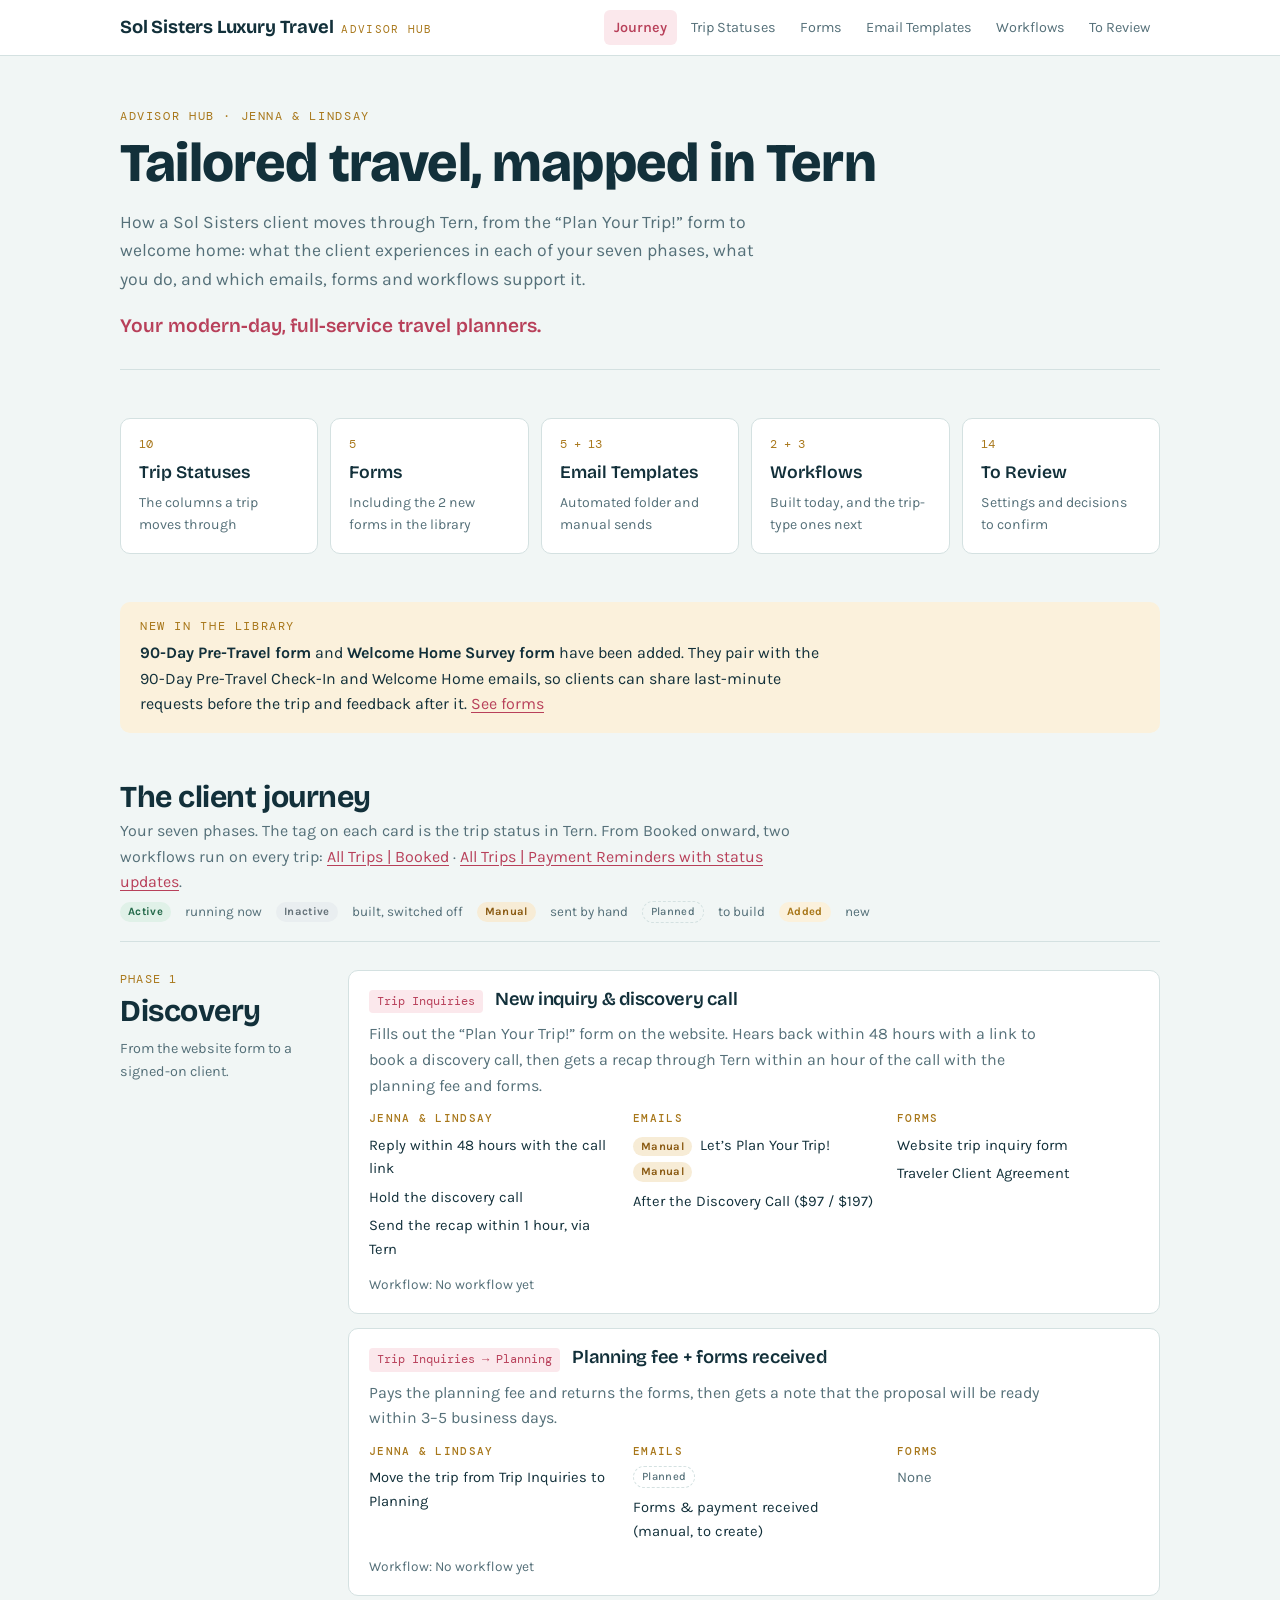
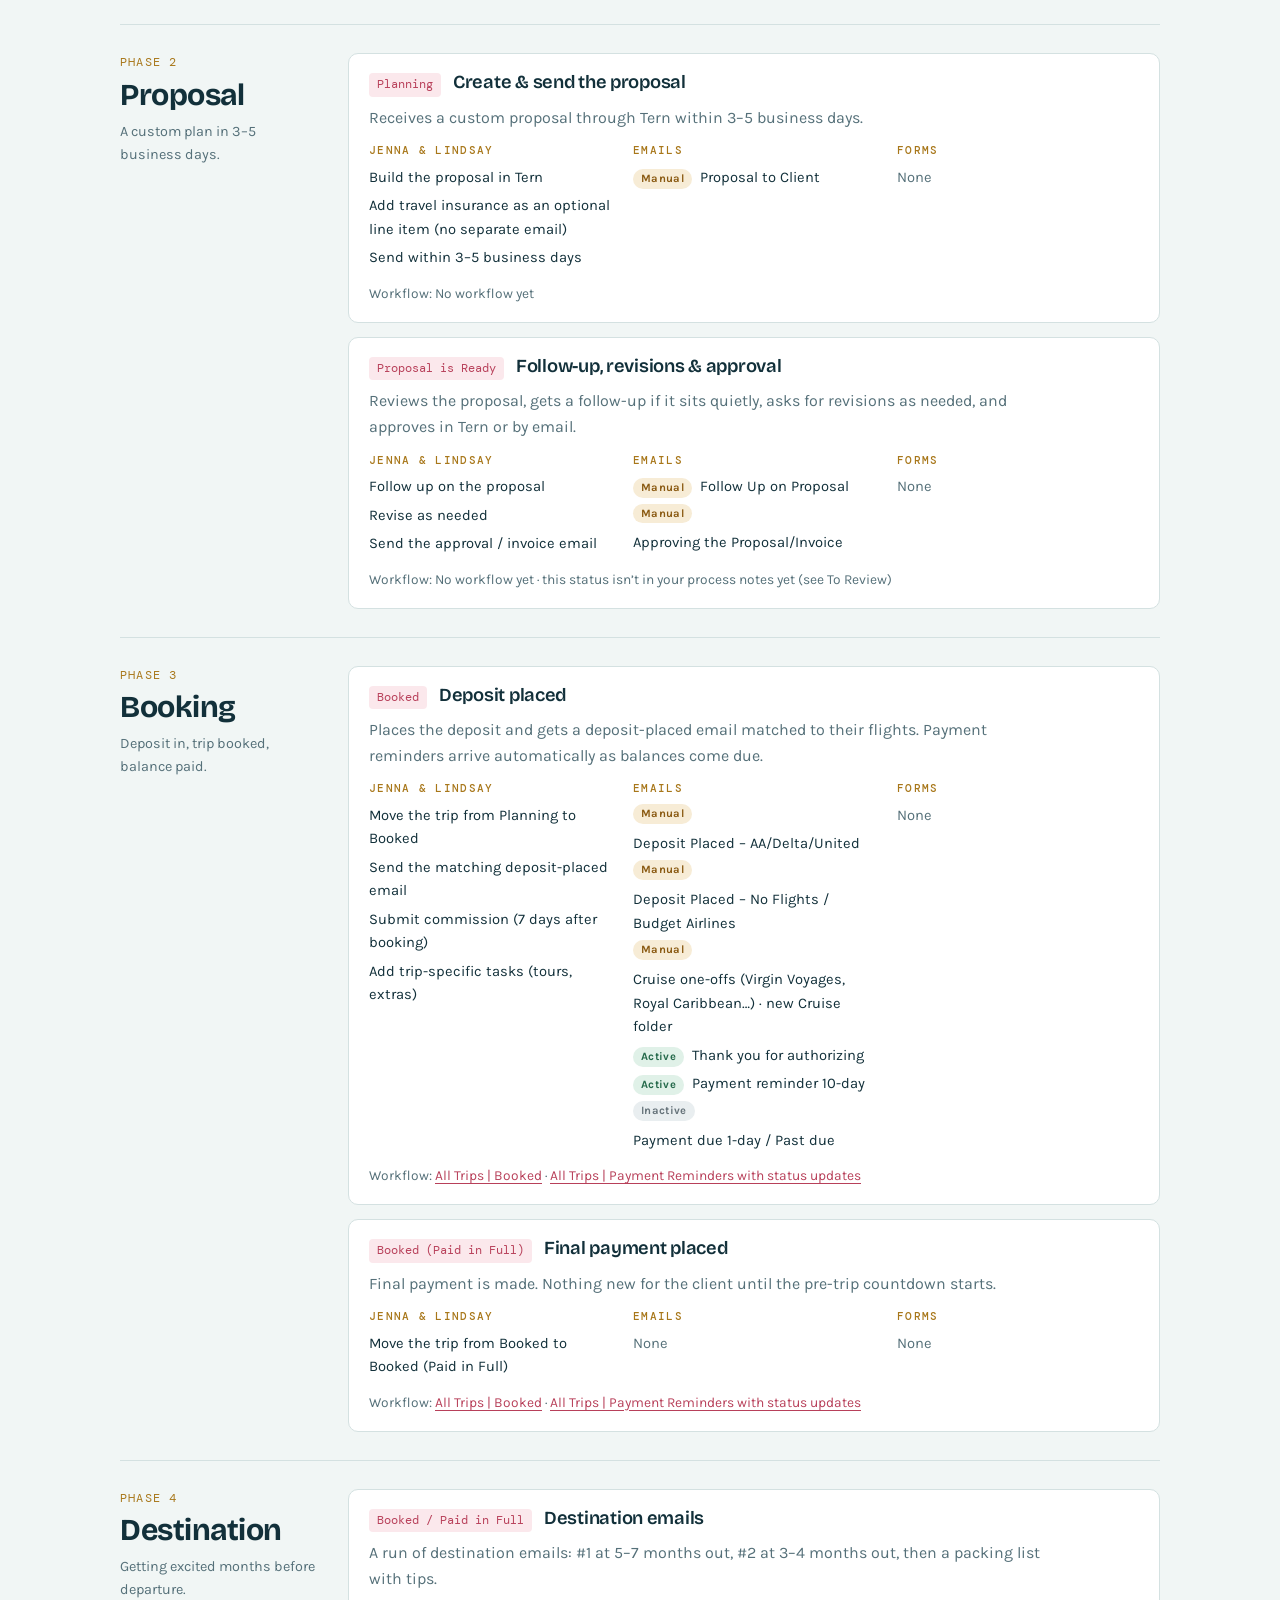
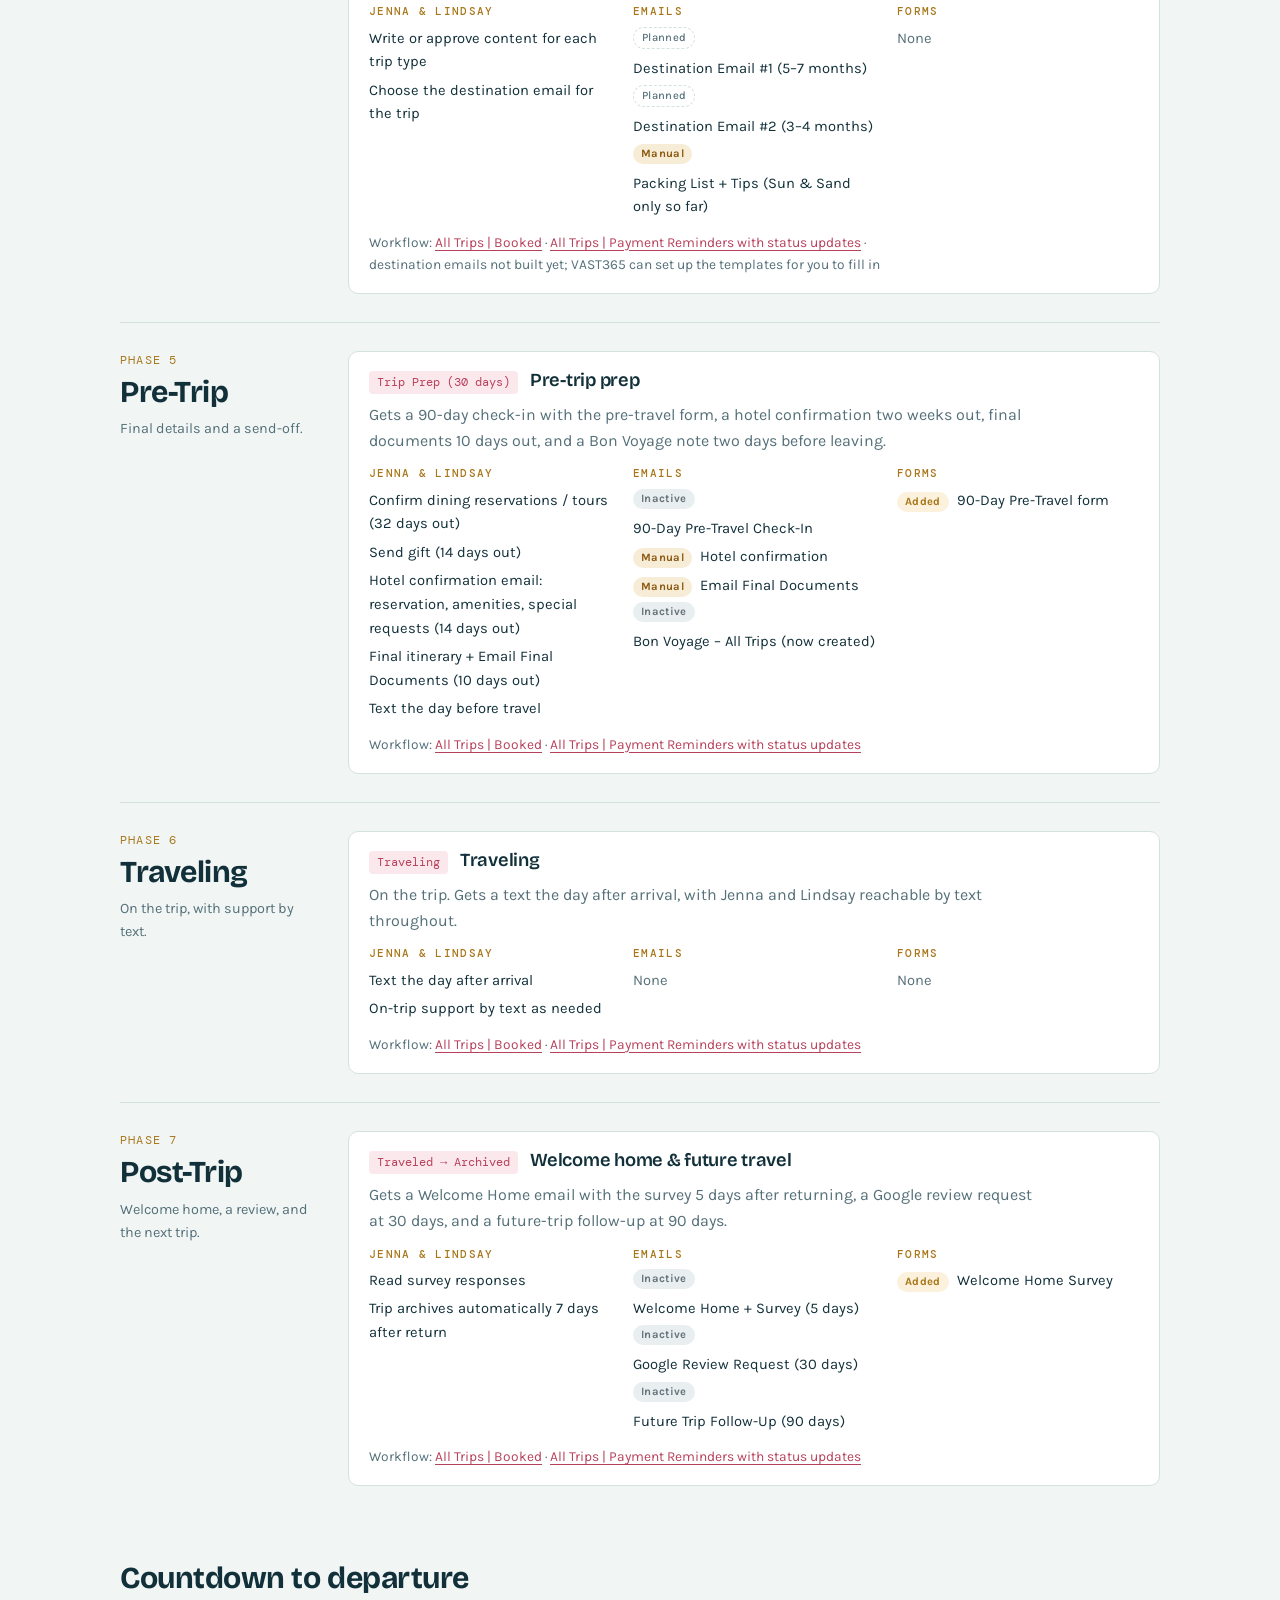
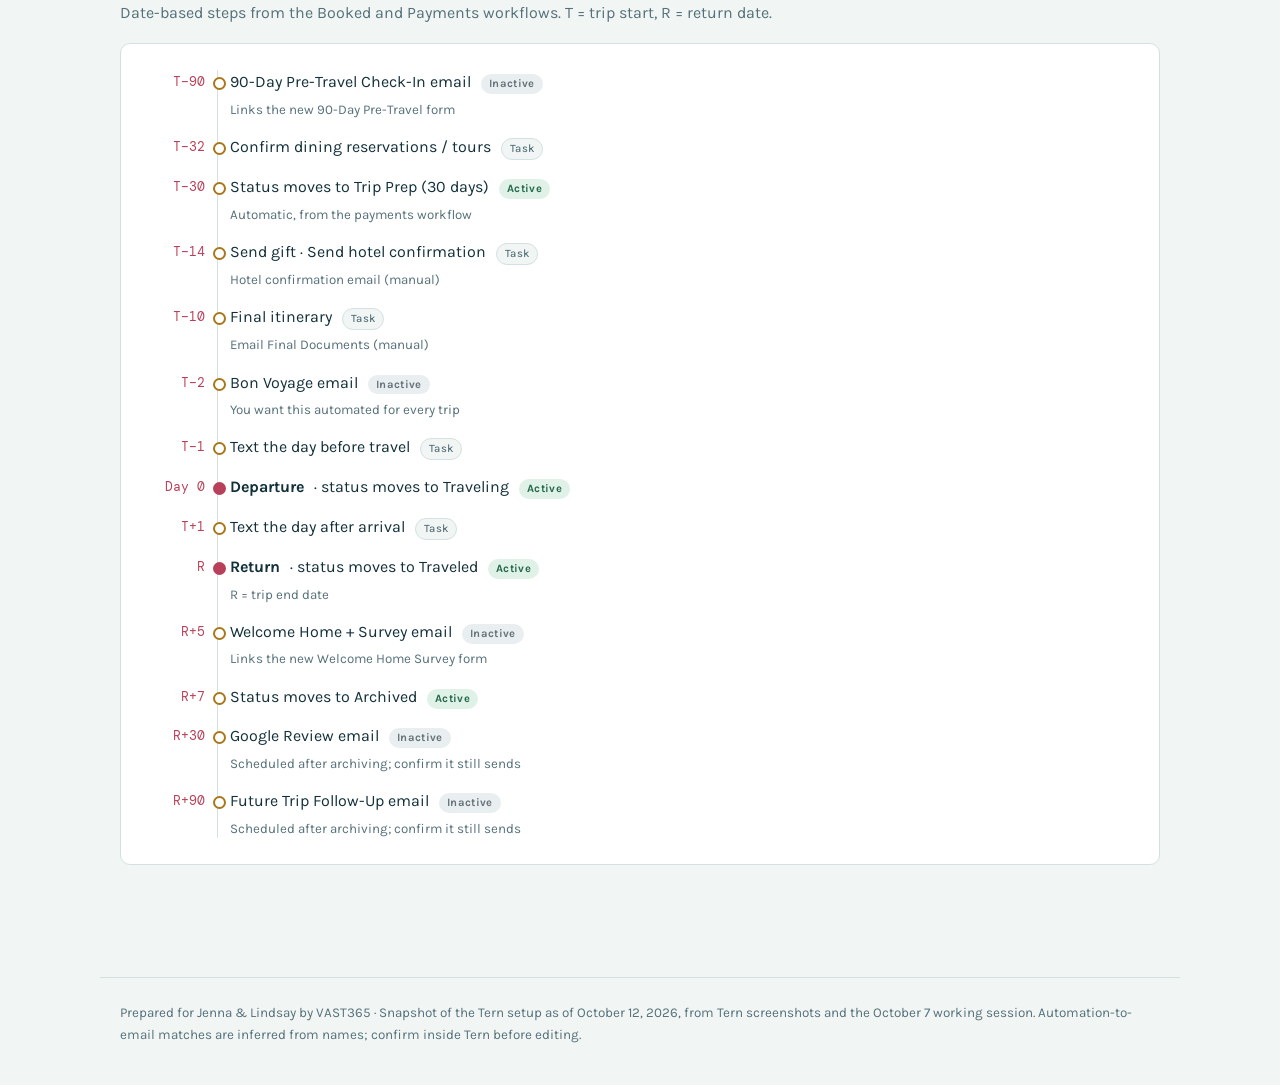
<file: index.html>
<!doctype html>
<html lang="en">
<head>
<meta charset="utf-8">
<meta name="viewport" content="width=device-width, initial-scale=1, viewport-fit=cover">
<title>Sol Sisters Advisor Hub</title>
<link rel="preconnect" href="https://fonts.googleapis.com"><link rel="preconnect" href="https://fonts.gstatic.com" crossorigin><link rel="stylesheet" href="https://fonts.googleapis.com/css2?family=Bricolage+Grotesque:opsz,wght@12..96,600;12..96,700;12..96,800&family=DM+Mono:wght@400;500&family=Karla:ital,wght@0,400;0,600;0,700;1,400&display=swap"><link rel="stylesheet" href="styles.css">

</head>
<body>
<header class="topbar"><div class="in"><a class="brand" href="index.html">Sol Sisters Luxury Travel<small>Advisor Hub</small></a><nav class="nav" aria-label="Hub pages"><a href="index.html" aria-current="page">Journey</a><a href="statuses.html">Trip Statuses</a><a href="forms.html">Forms</a><a href="emails.html">Email Templates</a><a href="workflows.html">Workflows</a><a href="review.html">To Review</a></nav></div></header>
<main>
<div class="hero"><div class="eyebrow">Advisor Hub · Jenna &amp; Lindsay</div><h1>Tailored travel, mapped in Tern</h1><p class="lede">How a Sol Sisters client moves through Tern, from the “Plan Your Trip!” form to welcome home: what the client experiences in each of your seven phases, what you do, and which emails, forms and workflows support it.</p><p class="quote">Your modern-day, full-service travel planners.</p></div>
<section><div class="pages"><a href="statuses.html"><em>10</em><b>Trip Statuses</b><span>The columns a trip moves through</span></a><a href="forms.html"><em>5</em><b>Forms</b><span>Including the 2 new forms in the library</span></a><a href="emails.html"><em>5 + 13</em><b>Email Templates</b><span>Automated folder and manual sends</span></a><a href="workflows.html"><em>2 + 3</em><b>Workflows</b><span>Built today, and the trip-type ones next</span></a><a href="review.html"><em>14</em><b>To Review</b><span>Settings and decisions to confirm</span></a></div></section>
<div class="callout"><div class="eyebrow">New in the library</div><p><b>90-Day Pre-Travel form</b> and <b>Welcome Home Survey form</b> have been added. They pair with the 90-Day Pre-Travel Check-In and Welcome Home emails, so clients can share last-minute requests before the trip and feedback after it. <a href="forms.html">See forms</a></p></div>
<section><div class="sec-head"><div><h2>The client journey</h2><p>Your seven phases. The tag on each card is the trip status in Tern. From Booked onward, two workflows run on every trip: <a href="workflows.html#booked">All Trips | Booked</a> · <a href="workflows.html#payments">All Trips | Payment Reminders with status updates</a>.</p></div>
<div class="legend"><span class="pill on">Active</span> running now <span class="pill off">Inactive</span> built, switched off <span class="pill man">Manual</span> sent by hand <span class="pill plan">Planned</span> to build <span class="pill new">Added</span> new</div></div>
<div class="act"><div class="act-label"><div class="n">PHASE 1</div><h2>Discovery</h2><p>From the website form to a signed-on client.</p></div><div class="stages"><article class="stage"><div class="stage-top"><span class="code">Trip Inquiries</span><h3>New inquiry &amp; discovery call</h3></div>
<p class="client">Fills out the “Plan Your Trip!” form on the website. Hears back within 48 hours with a link to book a discovery call, then gets a recap through Tern within an hour of the call with the planning fee and forms.</p>
<div class="cols"><div><h4>Jenna &amp; Lindsay</h4><ul><li>Reply within 48 hours with the call link</li><li>Hold the discovery call</li><li>Send the recap within 1 hour, via Tern</li></ul></div>
<div><h4>Emails</h4><ul><li><span class="pill man">Manual</span> Let’s Plan Your Trip!</li><li><span class="pill man">Manual</span> After the Discovery Call ($97 / $197)</li></ul></div>
<div><h4>Forms</h4><ul><li>Website trip inquiry form</li><li>Traveler Client Agreement</li></ul></div></div>
<p class="wf-link">Workflow: <span class="muted">No workflow yet</span></p></article><article class="stage"><div class="stage-top"><span class="code">Trip Inquiries → Planning</span><h3>Planning fee + forms received</h3></div>
<p class="client">Pays the planning fee and returns the forms, then gets a note that the proposal will be ready within 3–5 business days.</p>
<div class="cols"><div><h4>Jenna &amp; Lindsay</h4><ul><li>Move the trip from Trip Inquiries to Planning</li></ul></div>
<div><h4>Emails</h4><ul><li><span class="pill plan">Planned</span> Forms &amp; payment received (manual, to create)</li></ul></div>
<div><h4>Forms</h4><ul><li class="muted">None</li></ul></div></div>
<p class="wf-link">Workflow: <span class="muted">No workflow yet</span></p></article></div></div><div class="act"><div class="act-label"><div class="n">PHASE 2</div><h2>Proposal</h2><p>A custom plan in 3–5 business days.</p></div><div class="stages"><article class="stage"><div class="stage-top"><span class="code">Planning</span><h3>Create &amp; send the proposal</h3></div>
<p class="client">Receives a custom proposal through Tern within 3–5 business days.</p>
<div class="cols"><div><h4>Jenna &amp; Lindsay</h4><ul><li>Build the proposal in Tern</li><li>Add travel insurance as an optional line item (no separate email)</li><li>Send within 3–5 business days</li></ul></div>
<div><h4>Emails</h4><ul><li><span class="pill man">Manual</span> Proposal to Client</li></ul></div>
<div><h4>Forms</h4><ul><li class="muted">None</li></ul></div></div>
<p class="wf-link">Workflow: <span class="muted">No workflow yet</span></p></article><article class="stage"><div class="stage-top"><span class="code">Proposal is Ready</span><h3>Follow-up, revisions &amp; approval</h3></div>
<p class="client">Reviews the proposal, gets a follow-up if it sits quietly, asks for revisions as needed, and approves in Tern or by email.</p>
<div class="cols"><div><h4>Jenna &amp; Lindsay</h4><ul><li>Follow up on the proposal</li><li>Revise as needed</li><li>Send the approval / invoice email</li></ul></div>
<div><h4>Emails</h4><ul><li><span class="pill man">Manual</span> Follow Up on Proposal</li><li><span class="pill man">Manual</span> Approving the Proposal/Invoice</li></ul></div>
<div><h4>Forms</h4><ul><li class="muted">None</li></ul></div></div>
<p class="wf-link">Workflow: <span class="muted">No workflow yet</span> <span class="muted">· this status isn’t in your process notes yet (see To Review)</span></p></article></div></div><div class="act"><div class="act-label"><div class="n">PHASE 3</div><h2>Booking</h2><p>Deposit in, trip booked, balance paid.</p></div><div class="stages"><article class="stage"><div class="stage-top"><span class="code">Booked</span><h3>Deposit placed</h3></div>
<p class="client">Places the deposit and gets a deposit-placed email matched to their flights. Payment reminders arrive automatically as balances come due.</p>
<div class="cols"><div><h4>Jenna &amp; Lindsay</h4><ul><li>Move the trip from Planning to Booked</li><li>Send the matching deposit-placed email</li><li>Submit commission (7 days after booking)</li><li>Add trip-specific tasks (tours, extras)</li></ul></div>
<div><h4>Emails</h4><ul><li><span class="pill man">Manual</span> Deposit Placed – AA/Delta/United</li><li><span class="pill man">Manual</span> Deposit Placed – No Flights / Budget Airlines</li><li><span class="pill man">Manual</span> Cruise one-offs (Virgin Voyages, Royal Caribbean…) · new Cruise folder</li><li><span class="pill on">Active</span> Thank you for authorizing</li><li><span class="pill on">Active</span> Payment reminder 10-day</li><li><span class="pill off">Inactive</span> Payment due 1-day / Past due</li></ul></div>
<div><h4>Forms</h4><ul><li class="muted">None</li></ul></div></div>
<p class="wf-link">Workflow: <a href="workflows.html#booked">All Trips | Booked</a> · <a href="workflows.html#payments">All Trips | Payment Reminders with status updates</a></p></article><article class="stage"><div class="stage-top"><span class="code">Booked (Paid in Full)</span><h3>Final payment placed</h3></div>
<p class="client">Final payment is made. Nothing new for the client until the pre-trip countdown starts.</p>
<div class="cols"><div><h4>Jenna &amp; Lindsay</h4><ul><li>Move the trip from Booked to Booked (Paid in Full)</li></ul></div>
<div><h4>Emails</h4><ul><li class="muted">None</li></ul></div>
<div><h4>Forms</h4><ul><li class="muted">None</li></ul></div></div>
<p class="wf-link">Workflow: <a href="workflows.html#booked">All Trips | Booked</a> · <a href="workflows.html#payments">All Trips | Payment Reminders with status updates</a></p></article></div></div><div class="act"><div class="act-label"><div class="n">PHASE 4</div><h2>Destination</h2><p>Getting excited months before departure.</p></div><div class="stages"><article class="stage"><div class="stage-top"><span class="code">Booked / Paid in Full</span><h3>Destination emails</h3></div>
<p class="client">A run of destination emails: #1 at 5–7 months out, #2 at 3–4 months out, then a packing list with tips.</p>
<div class="cols"><div><h4>Jenna &amp; Lindsay</h4><ul><li>Write or approve content for each trip type</li><li>Choose the destination email for the trip</li></ul></div>
<div><h4>Emails</h4><ul><li><span class="pill plan">Planned</span> Destination Email #1 (5–7 months)</li><li><span class="pill plan">Planned</span> Destination Email #2 (3–4 months)</li><li><span class="pill man">Manual</span> Packing List + Tips (Sun &amp; Sand only so far)</li></ul></div>
<div><h4>Forms</h4><ul><li class="muted">None</li></ul></div></div>
<p class="wf-link">Workflow: <a href="workflows.html#booked">All Trips | Booked</a> · <a href="workflows.html#payments">All Trips | Payment Reminders with status updates</a> <span class="muted">· destination emails not built yet; VAST365 can set up the templates for you to fill in</span></p></article></div></div><div class="act"><div class="act-label"><div class="n">PHASE 5</div><h2>Pre-Trip</h2><p>Final details and a send-off.</p></div><div class="stages"><article class="stage"><div class="stage-top"><span class="code">Trip Prep (30 days)</span><h3>Pre-trip prep</h3></div>
<p class="client">Gets a 90-day check-in with the pre-travel form, a hotel confirmation two weeks out, final documents 10 days out, and a Bon Voyage note two days before leaving.</p>
<div class="cols"><div><h4>Jenna &amp; Lindsay</h4><ul><li>Confirm dining reservations / tours (32 days out)</li><li>Send gift (14 days out)</li><li>Hotel confirmation email: reservation, amenities, special requests (14 days out)</li><li>Final itinerary + Email Final Documents (10 days out)</li><li>Text the day before travel</li></ul></div>
<div><h4>Emails</h4><ul><li><span class="pill off">Inactive</span> 90-Day Pre-Travel Check-In</li><li><span class="pill man">Manual</span> Hotel confirmation</li><li><span class="pill man">Manual</span> Email Final Documents</li><li><span class="pill off">Inactive</span> Bon Voyage – All Trips (now created)</li></ul></div>
<div><h4>Forms</h4><ul><li><span class="pill new">Added</span> 90-Day Pre-Travel form</li></ul></div></div>
<p class="wf-link">Workflow: <a href="workflows.html#booked">All Trips | Booked</a> · <a href="workflows.html#payments">All Trips | Payment Reminders with status updates</a></p></article></div></div><div class="act"><div class="act-label"><div class="n">PHASE 6</div><h2>Traveling</h2><p>On the trip, with support by text.</p></div><div class="stages"><article class="stage"><div class="stage-top"><span class="code">Traveling</span><h3>Traveling</h3></div>
<p class="client">On the trip. Gets a text the day after arrival, with Jenna and Lindsay reachable by text throughout.</p>
<div class="cols"><div><h4>Jenna &amp; Lindsay</h4><ul><li>Text the day after arrival</li><li>On-trip support by text as needed</li></ul></div>
<div><h4>Emails</h4><ul><li class="muted">None</li></ul></div>
<div><h4>Forms</h4><ul><li class="muted">None</li></ul></div></div>
<p class="wf-link">Workflow: <a href="workflows.html#booked">All Trips | Booked</a> · <a href="workflows.html#payments">All Trips | Payment Reminders with status updates</a></p></article></div></div><div class="act"><div class="act-label"><div class="n">PHASE 7</div><h2>Post-Trip</h2><p>Welcome home, a review, and the next trip.</p></div><div class="stages"><article class="stage"><div class="stage-top"><span class="code">Traveled → Archived</span><h3>Welcome home &amp; future travel</h3></div>
<p class="client">Gets a Welcome Home email with the survey 5 days after returning, a Google review request at 30 days, and a future-trip follow-up at 90 days.</p>
<div class="cols"><div><h4>Jenna &amp; Lindsay</h4><ul><li>Read survey responses</li><li>Trip archives automatically 7 days after return</li></ul></div>
<div><h4>Emails</h4><ul><li><span class="pill off">Inactive</span> Welcome Home + Survey (5 days)</li><li><span class="pill off">Inactive</span> Google Review Request (30 days)</li><li><span class="pill off">Inactive</span> Future Trip Follow-Up (90 days)</li></ul></div>
<div><h4>Forms</h4><ul><li><span class="pill new">Added</span> Welcome Home Survey</li></ul></div></div>
<p class="wf-link">Workflow: <a href="workflows.html#booked">All Trips | Booked</a> · <a href="workflows.html#payments">All Trips | Payment Reminders with status updates</a></p></article></div></div></section>
<section><div class="sec-head"><div><h2>Countdown to departure</h2><p>Date-based steps from the Booked and Payments workflows. T = trip start, R = return date.</p></div></div>
<div class="stage"><ol class="rail"><li class=""><span class="t">T−90</span><span class="what">90-Day Pre-Travel Check-In email <span class="pill off">Inactive</span><small>Links the new 90-Day Pre-Travel form</small></span></li><li class=""><span class="t">T−32</span><span class="what">Confirm dining reservations / tours <span class="pill type">Task</span></span></li><li class=""><span class="t">T−30</span><span class="what">Status moves to Trip Prep (30 days) <span class="pill on">Active</span><small>Automatic, from the payments workflow</small></span></li><li class=""><span class="t">T−14</span><span class="what">Send gift · Send hotel confirmation <span class="pill type">Task</span><small>Hotel confirmation email (manual)</small></span></li><li class=""><span class="t">T−10</span><span class="what">Final itinerary <span class="pill type">Task</span><small>Email Final Documents (manual)</small></span></li><li class=""><span class="t">T−2</span><span class="what">Bon Voyage email <span class="pill off">Inactive</span><small>You want this automated for every trip</small></span></li><li class=""><span class="t">T−1</span><span class="what">Text the day before travel <span class="pill type">Task</span></span></li><li class="dep"><span class="t">Day 0</span><span class="what"><b>Departure</b> · status moves to Traveling <span class="pill on">Active</span></span></li><li class=""><span class="t">T+1</span><span class="what">Text the day after arrival <span class="pill type">Task</span></span></li><li class="ret"><span class="t">R</span><span class="what"><b>Return</b> · status moves to Traveled <span class="pill on">Active</span><small>R = trip end date</small></span></li><li class=""><span class="t">R+5</span><span class="what">Welcome Home + Survey email <span class="pill off">Inactive</span><small>Links the new Welcome Home Survey form</small></span></li><li class=""><span class="t">R+7</span><span class="what">Status moves to Archived <span class="pill on">Active</span></span></li><li class=""><span class="t">R+30</span><span class="what">Google Review email <span class="pill off">Inactive</span><small>Scheduled after archiving; confirm it still sends</small></span></li><li class=""><span class="t">R+90</span><span class="what">Future Trip Follow-Up email <span class="pill off">Inactive</span><small>Scheduled after archiving; confirm it still sends</small></span></li></ol></div></section>
</main>
<footer>Prepared for Jenna &amp; Lindsay by VAST365 · Snapshot of the Tern setup as of October 12, 2026, from Tern screenshots and the October 7 working session. Automation-to-email matches are inferred from names; confirm inside Tern before editing.</footer>
</body>
</html>
</file>
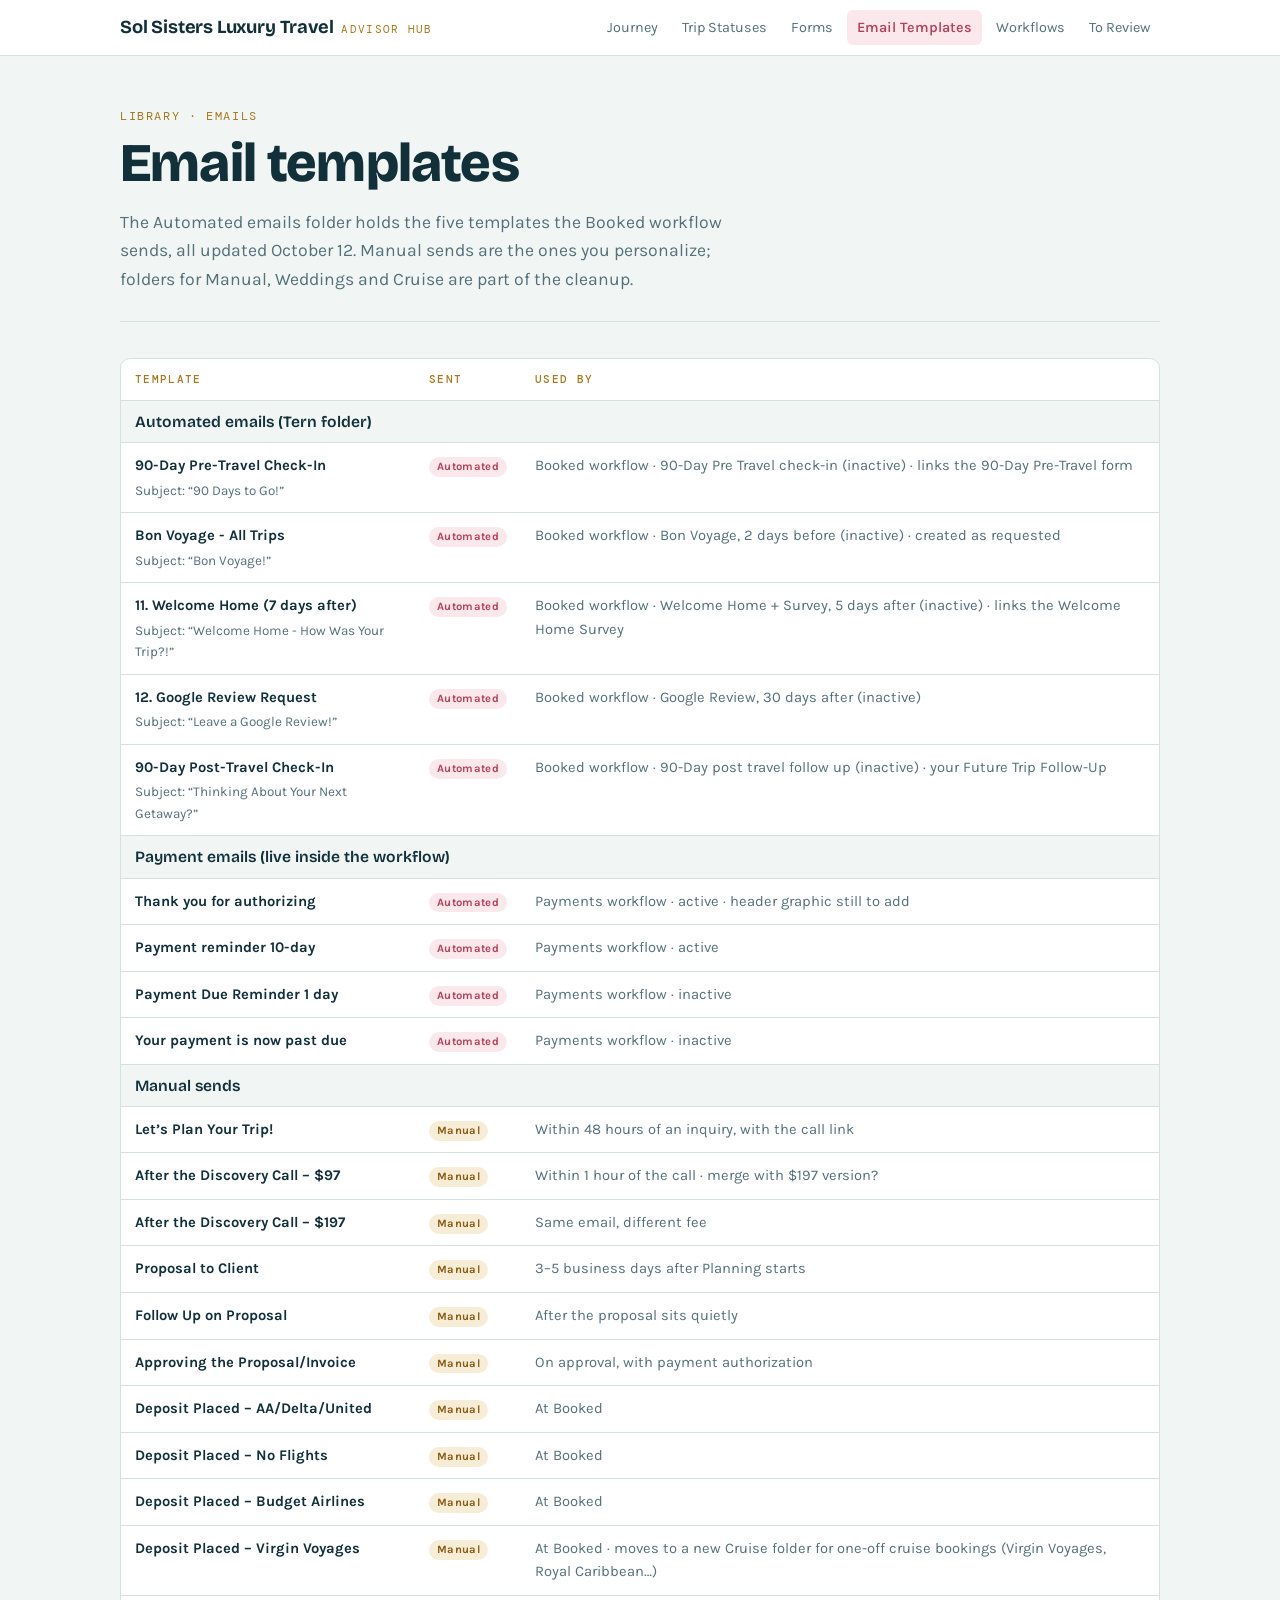
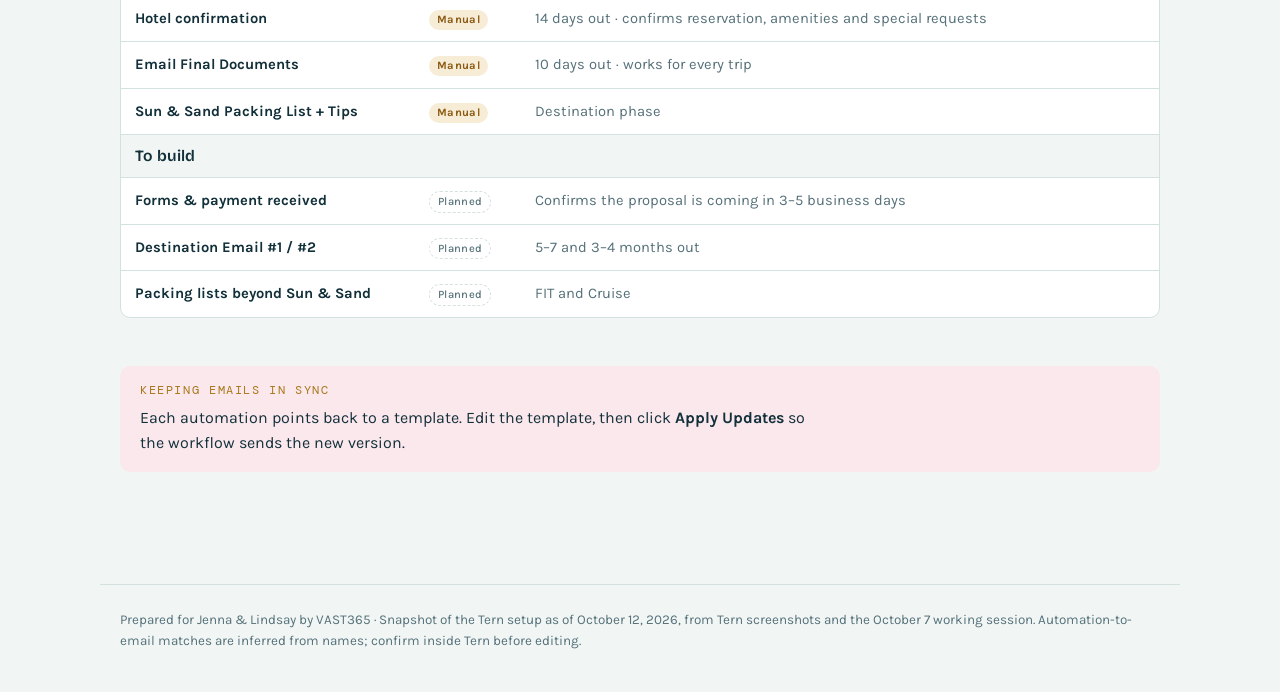
<file: emails.html>
<!doctype html>
<html lang="en">
<head>
<meta charset="utf-8">
<meta name="viewport" content="width=device-width, initial-scale=1, viewport-fit=cover">
<title>Email Templates</title>
<link rel="preconnect" href="https://fonts.googleapis.com"><link rel="preconnect" href="https://fonts.gstatic.com" crossorigin><link rel="stylesheet" href="https://fonts.googleapis.com/css2?family=Bricolage+Grotesque:opsz,wght@12..96,600;12..96,700;12..96,800&family=DM+Mono:wght@400;500&family=Karla:ital,wght@0,400;0,600;0,700;1,400&display=swap"><link rel="stylesheet" href="styles.css">
</head>
<body>
<header class="topbar"><div class="in"><a class="brand" href="index.html">Sol Sisters Luxury Travel<small>Advisor Hub</small></a><nav class="nav" aria-label="Hub pages"><a href="index.html">Journey</a><a href="statuses.html">Trip Statuses</a><a href="forms.html">Forms</a><a href="emails.html" aria-current="page">Email Templates</a><a href="workflows.html">Workflows</a><a href="review.html">To Review</a></nav></div></header>
<main>
<div class="hero"><div class="eyebrow">Library · Emails</div><h1>Email templates</h1><p class="lede">The Automated emails folder holds the five templates the Booked workflow sends, all updated October 12. Manual sends are the ones you personalize; folders for Manual, Weddings and Cruise are part of the cleanup.</p></div>
<div class="tbl-wrap"><table><thead><tr><th>Template</th><th>Sent</th><th>Used by</th></tr></thead><tbody><tr class="group"><td colspan="3">Automated emails (Tern folder)</td></tr><tr><td><b>90-Day Pre-Travel Check-In</b><span class="sub">Subject: “90 Days to Go!”</span></td><td><span class="pill auto">Automated</span></td><td class="muted">Booked workflow · 90-Day Pre Travel check-in (inactive) · links the 90-Day Pre-Travel form</td></tr><tr><td><b>Bon Voyage - All Trips</b><span class="sub">Subject: “Bon Voyage!”</span></td><td><span class="pill auto">Automated</span></td><td class="muted">Booked workflow · Bon Voyage, 2 days before (inactive) · created as requested</td></tr><tr><td><b>11. Welcome Home (7 days after)</b><span class="sub">Subject: “Welcome Home - How Was Your Trip?!”</span></td><td><span class="pill auto">Automated</span></td><td class="muted">Booked workflow · Welcome Home + Survey, 5 days after (inactive) · links the Welcome Home Survey</td></tr><tr><td><b>12. Google Review Request</b><span class="sub">Subject: “Leave a Google Review!”</span></td><td><span class="pill auto">Automated</span></td><td class="muted">Booked workflow · Google Review, 30 days after (inactive)</td></tr><tr><td><b>90-Day Post-Travel Check-In</b><span class="sub">Subject: “Thinking About Your Next Getaway?”</span></td><td><span class="pill auto">Automated</span></td><td class="muted">Booked workflow · 90-Day post travel follow up (inactive) · your Future Trip Follow-Up</td></tr><tr class="group"><td colspan="3">Payment emails (live inside the workflow)</td></tr><tr><td><b>Thank you for authorizing</b></td><td><span class="pill auto">Automated</span></td><td class="muted">Payments workflow · active · header graphic still to add</td></tr><tr><td><b>Payment reminder 10-day</b></td><td><span class="pill auto">Automated</span></td><td class="muted">Payments workflow · active</td></tr><tr><td><b>Payment Due Reminder 1 day</b></td><td><span class="pill auto">Automated</span></td><td class="muted">Payments workflow · inactive</td></tr><tr><td><b>Your payment is now past due</b></td><td><span class="pill auto">Automated</span></td><td class="muted">Payments workflow · inactive</td></tr><tr class="group"><td colspan="3">Manual sends</td></tr><tr><td><b>Let’s Plan Your Trip!</b></td><td><span class="pill man">Manual</span></td><td class="muted">Within 48 hours of an inquiry, with the call link</td></tr><tr><td><b>After the Discovery Call – $97</b></td><td><span class="pill man">Manual</span></td><td class="muted">Within 1 hour of the call · merge with $197 version?</td></tr><tr><td><b>After the Discovery Call – $197</b></td><td><span class="pill man">Manual</span></td><td class="muted">Same email, different fee</td></tr><tr><td><b>Proposal to Client</b></td><td><span class="pill man">Manual</span></td><td class="muted">3–5 business days after Planning starts</td></tr><tr><td><b>Follow Up on Proposal</b></td><td><span class="pill man">Manual</span></td><td class="muted">After the proposal sits quietly</td></tr><tr><td><b>Approving the Proposal/Invoice</b></td><td><span class="pill man">Manual</span></td><td class="muted">On approval, with payment authorization</td></tr><tr><td><b>Deposit Placed – AA/Delta/United</b></td><td><span class="pill man">Manual</span></td><td class="muted">At Booked</td></tr><tr><td><b>Deposit Placed – No Flights</b></td><td><span class="pill man">Manual</span></td><td class="muted">At Booked</td></tr><tr><td><b>Deposit Placed – Budget Airlines</b></td><td><span class="pill man">Manual</span></td><td class="muted">At Booked</td></tr><tr><td><b>Deposit Placed – Virgin Voyages</b></td><td><span class="pill man">Manual</span></td><td class="muted">At Booked · moves to a new Cruise folder for one-off cruise bookings (Virgin Voyages, Royal Caribbean…)</td></tr><tr><td><b>Hotel confirmation</b></td><td><span class="pill man">Manual</span></td><td class="muted">14 days out · confirms reservation, amenities and special requests</td></tr><tr><td><b>Email Final Documents</b></td><td><span class="pill man">Manual</span></td><td class="muted">10 days out · works for every trip</td></tr><tr><td><b>Sun &amp; Sand Packing List + Tips</b></td><td><span class="pill man">Manual</span></td><td class="muted">Destination phase</td></tr><tr class="group"><td colspan="3">To build</td></tr><tr><td><b>Forms &amp; payment received</b></td><td><span class="pill plan">Planned</span></td><td class="muted">Confirms the proposal is coming in 3–5 business days</td></tr><tr><td><b>Destination Email #1 / #2</b></td><td><span class="pill plan">Planned</span></td><td class="muted">5–7 and 3–4 months out</td></tr><tr><td><b>Packing lists beyond Sun &amp; Sand</b></td><td><span class="pill plan">Planned</span></td><td class="muted">FIT and Cruise</td></tr></tbody></table></div>
<section class="callout pink"><div class="eyebrow">Keeping emails in sync</div><p>Each automation points back to a template. Edit the template, then click <b>Apply Updates</b> so the workflow sends the new version.</p></section>
</main>
<footer>Prepared for Jenna &amp; Lindsay by VAST365 · Snapshot of the Tern setup as of October 12, 2026, from Tern screenshots and the October 7 working session. Automation-to-email matches are inferred from names; confirm inside Tern before editing.</footer>
</body>
</html>
</file>
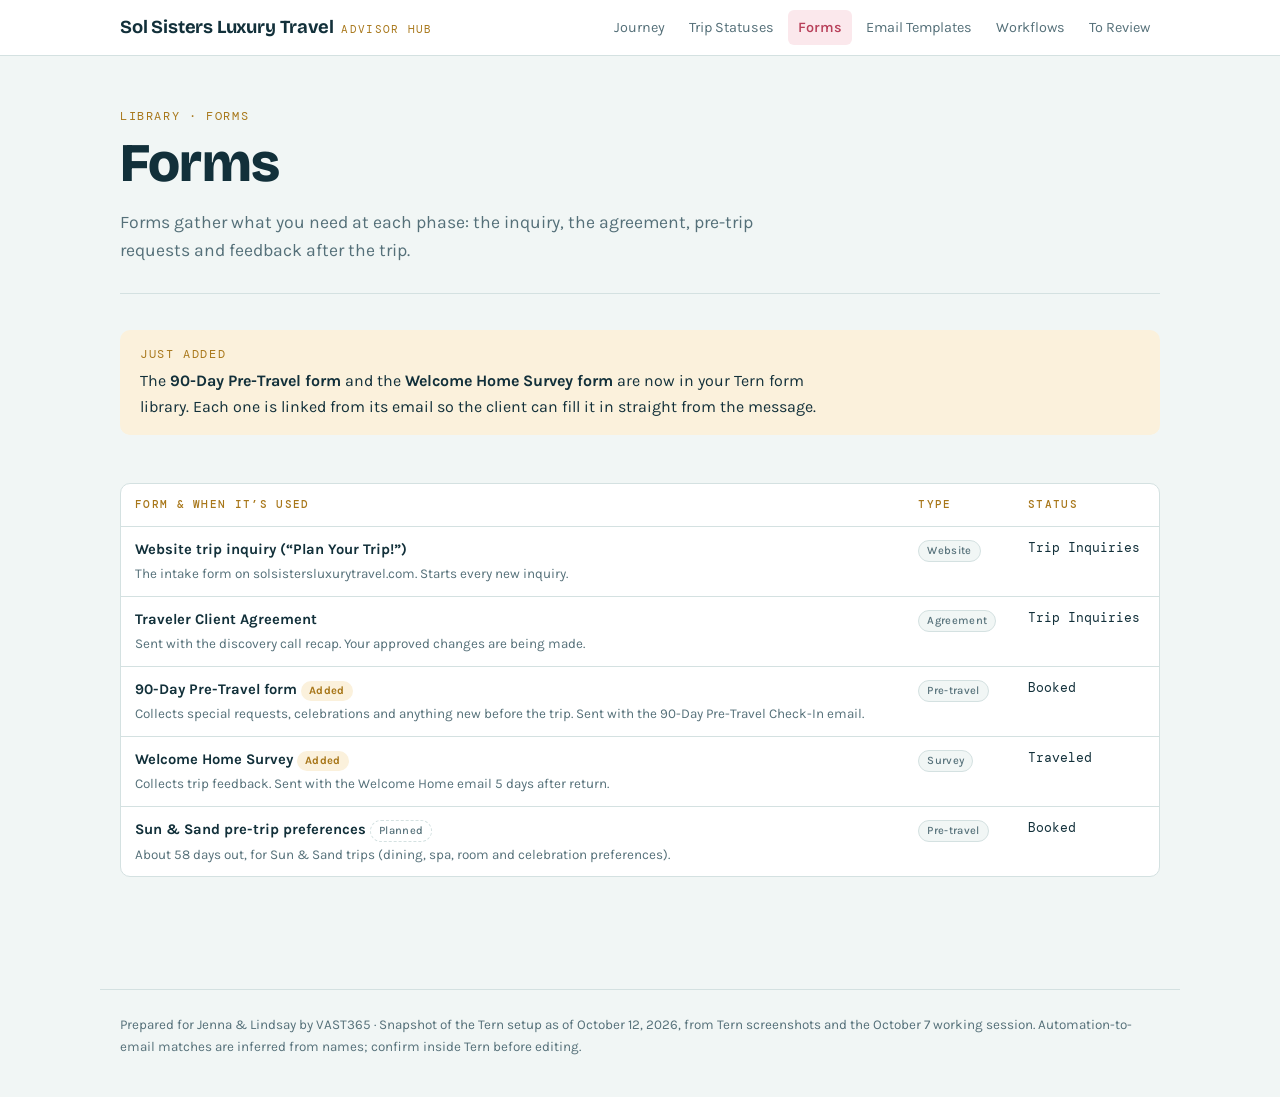
<file: forms.html>
<!doctype html>
<html lang="en">
<head>
<meta charset="utf-8">
<meta name="viewport" content="width=device-width, initial-scale=1, viewport-fit=cover">
<title>Forms</title>
<link rel="preconnect" href="https://fonts.googleapis.com"><link rel="preconnect" href="https://fonts.gstatic.com" crossorigin><link rel="stylesheet" href="https://fonts.googleapis.com/css2?family=Bricolage+Grotesque:opsz,wght@12..96,600;12..96,700;12..96,800&family=DM+Mono:wght@400;500&family=Karla:ital,wght@0,400;0,600;0,700;1,400&display=swap"><link rel="stylesheet" href="styles.css">
</head>
<body>
<header class="topbar"><div class="in"><a class="brand" href="index.html">Sol Sisters Luxury Travel<small>Advisor Hub</small></a><nav class="nav" aria-label="Hub pages"><a href="index.html">Journey</a><a href="statuses.html">Trip Statuses</a><a href="forms.html" aria-current="page">Forms</a><a href="emails.html">Email Templates</a><a href="workflows.html">Workflows</a><a href="review.html">To Review</a></nav></div></header>
<main>
<div class="hero"><div class="eyebrow">Library · Forms</div><h1>Forms</h1><p class="lede">Forms gather what you need at each phase: the inquiry, the agreement, pre-trip requests and feedback after the trip.</p></div>
<div class="callout"><div class="eyebrow">Just added</div><p>The <b>90-Day Pre-Travel form</b> and the <b>Welcome Home Survey form</b> are now in your Tern form library. Each one is linked from its email so the client can fill it in straight from the message.</p></div>
<section><div class="tbl-wrap"><table><thead><tr><th>Form &amp; when it’s used</th><th>Type</th><th>Status</th></tr></thead><tbody><tr><td><b>Website trip inquiry (“Plan Your Trip!”)</b> <span class="sub">The intake form on solsistersluxurytravel.com. Starts every new inquiry.</span></td><td><span class="pill type">Website</span></td><td class="mono">Trip Inquiries</td></tr><tr><td><b>Traveler Client Agreement</b> <span class="sub">Sent with the discovery call recap. Your approved changes are being made.</span></td><td><span class="pill type">Agreement</span></td><td class="mono">Trip Inquiries</td></tr><tr><td><b>90-Day Pre-Travel form</b> <span class="pill new">Added</span><span class="sub">Collects special requests, celebrations and anything new before the trip. Sent with the 90-Day Pre-Travel Check-In email.</span></td><td><span class="pill type">Pre-travel</span></td><td class="mono">Booked</td></tr><tr><td><b>Welcome Home Survey</b> <span class="pill new">Added</span><span class="sub">Collects trip feedback. Sent with the Welcome Home email 5 days after return.</span></td><td><span class="pill type">Survey</span></td><td class="mono">Traveled</td></tr><tr><td><b>Sun &amp; Sand pre-trip preferences</b> <span class="pill plan">Planned</span><span class="sub">About 58 days out, for Sun &amp; Sand trips (dining, spa, room and celebration preferences).</span></td><td><span class="pill type">Pre-travel</span></td><td class="mono">Booked</td></tr></tbody></table></div></section>
</main>
<footer>Prepared for Jenna &amp; Lindsay by VAST365 · Snapshot of the Tern setup as of October 12, 2026, from Tern screenshots and the October 7 working session. Automation-to-email matches are inferred from names; confirm inside Tern before editing.</footer>
</body>
</html>
</file>
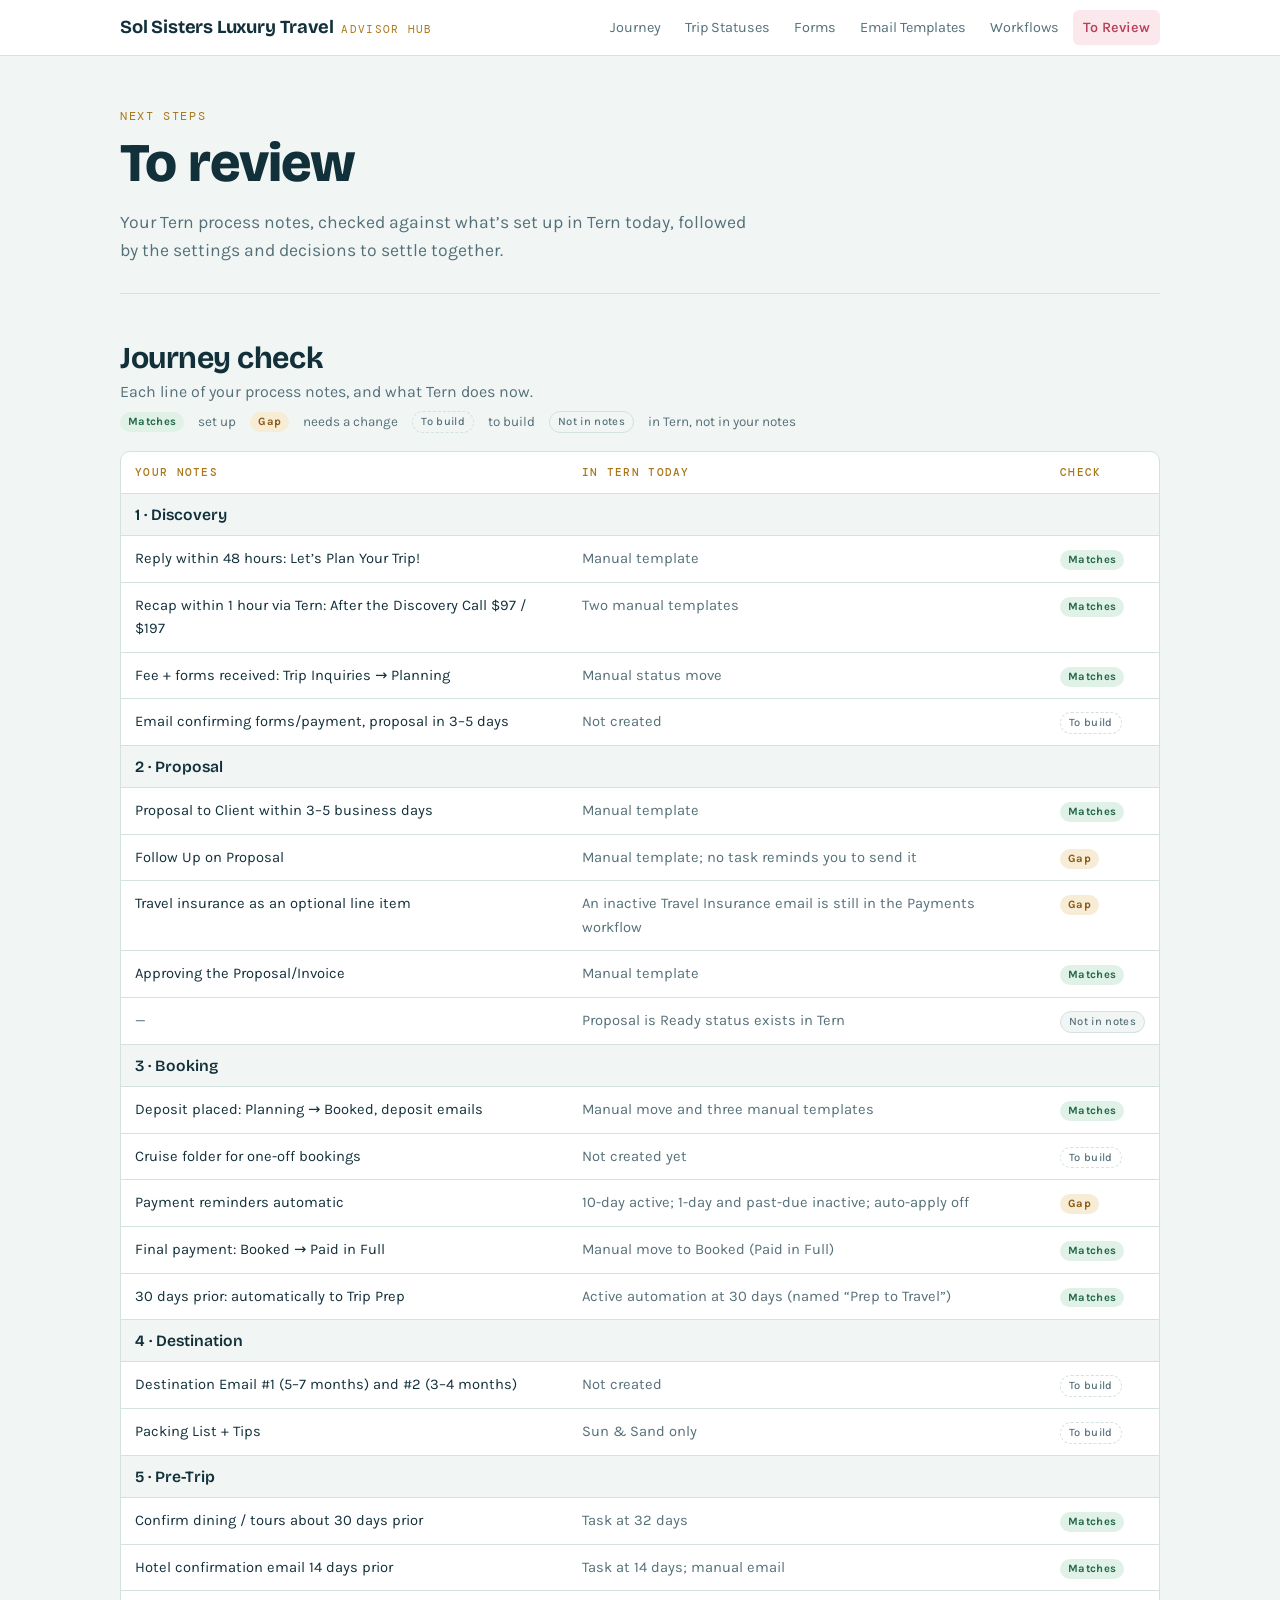
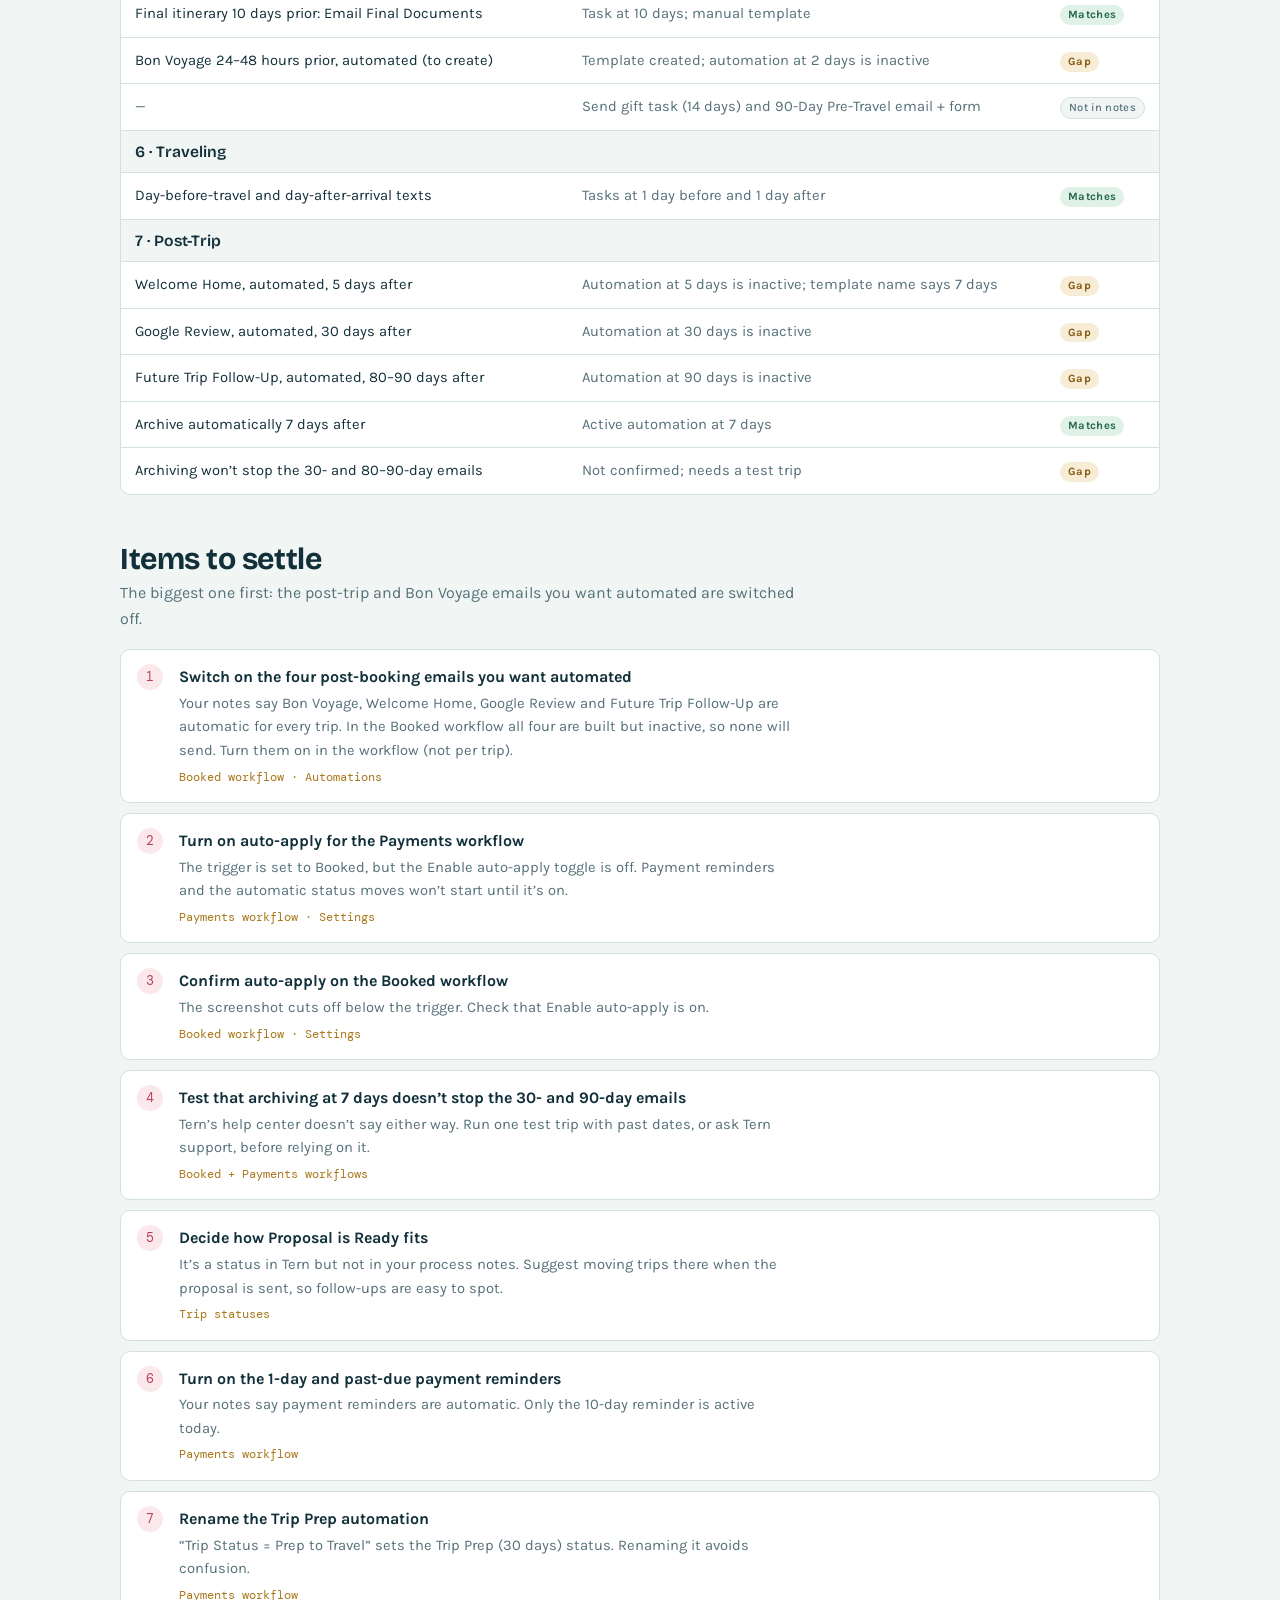
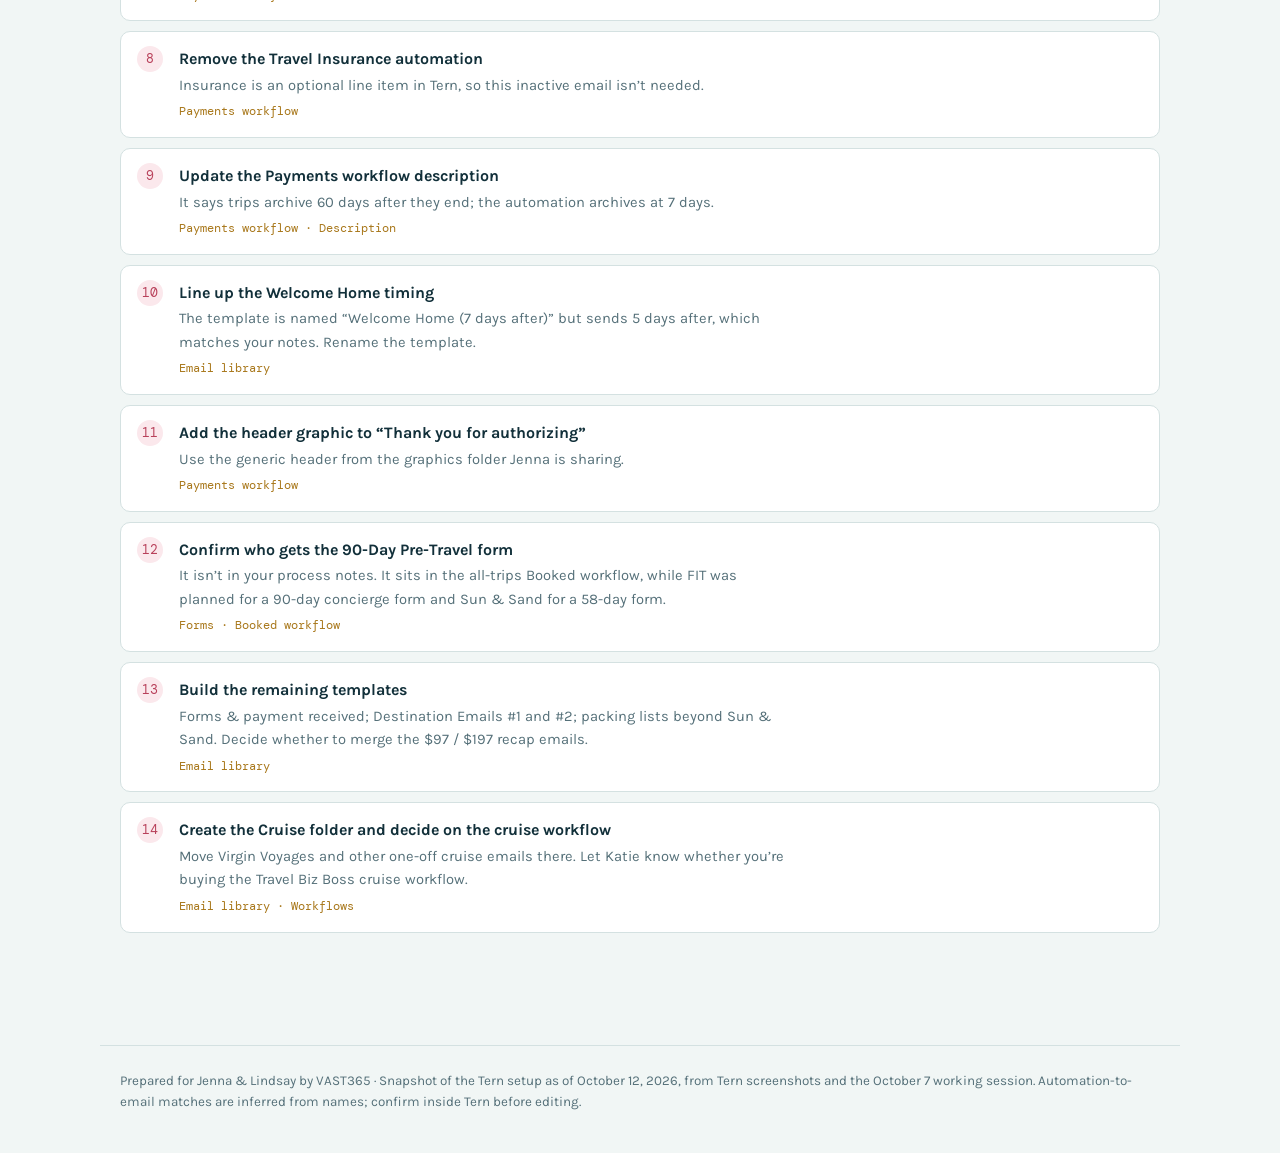
<file: review.html>
<!doctype html>
<html lang="en">
<head>
<meta charset="utf-8">
<meta name="viewport" content="width=device-width, initial-scale=1, viewport-fit=cover">
<title>To Review</title>
<link rel="preconnect" href="https://fonts.googleapis.com"><link rel="preconnect" href="https://fonts.gstatic.com" crossorigin><link rel="stylesheet" href="https://fonts.googleapis.com/css2?family=Bricolage+Grotesque:opsz,wght@12..96,600;12..96,700;12..96,800&family=DM+Mono:wght@400;500&family=Karla:ital,wght@0,400;0,600;0,700;1,400&display=swap"><link rel="stylesheet" href="styles.css">
</head>
<body>
<header class="topbar"><div class="in"><a class="brand" href="index.html">Sol Sisters Luxury Travel<small>Advisor Hub</small></a><nav class="nav" aria-label="Hub pages"><a href="index.html">Journey</a><a href="statuses.html">Trip Statuses</a><a href="forms.html">Forms</a><a href="emails.html">Email Templates</a><a href="workflows.html">Workflows</a><a href="review.html" aria-current="page">To Review</a></nav></div></header>
<main>
<div class="hero"><div class="eyebrow">Next steps</div><h1>To review</h1><p class="lede">Your Tern process notes, checked against what’s set up in Tern today, followed by the settings and decisions to settle together.</p></div>
<section><div class="sec-head"><div><h2>Journey check</h2><p>Each line of your process notes, and what Tern does now.</p></div>
<div class="legend"><span class="pill on">Matches</span> set up <span class="pill man">Gap</span> needs a change <span class="pill plan">To build</span> to build <span class="pill type">Not in notes</span> in Tern, not in your notes</div></div>
<div class="tbl-wrap"><table><thead><tr><th>Your notes</th><th>In Tern today</th><th>Check</th></tr></thead><tbody><tr class="group"><td colspan="3">1 · Discovery</td></tr><tr><td>Reply within 48 hours: Let’s Plan Your Trip!</td><td class="muted">Manual template</td><td><span class="pill on">Matches</span></td></tr><tr><td>Recap within 1 hour via Tern: After the Discovery Call $97 / $197</td><td class="muted">Two manual templates</td><td><span class="pill on">Matches</span></td></tr><tr><td>Fee + forms received: Trip Inquiries → Planning</td><td class="muted">Manual status move</td><td><span class="pill on">Matches</span></td></tr><tr><td>Email confirming forms/payment, proposal in 3–5 days</td><td class="muted">Not created</td><td><span class="pill plan">To build</span></td></tr><tr class="group"><td colspan="3">2 · Proposal</td></tr><tr><td>Proposal to Client within 3–5 business days</td><td class="muted">Manual template</td><td><span class="pill on">Matches</span></td></tr><tr><td>Follow Up on Proposal</td><td class="muted">Manual template; no task reminds you to send it</td><td><span class="pill man">Gap</span></td></tr><tr><td>Travel insurance as an optional line item</td><td class="muted">An inactive Travel Insurance email is still in the Payments workflow</td><td><span class="pill man">Gap</span></td></tr><tr><td>Approving the Proposal/Invoice</td><td class="muted">Manual template</td><td><span class="pill on">Matches</span></td></tr><tr><td><span class="muted">—</span></td><td class="muted">Proposal is Ready status exists in Tern</td><td><span class="pill type">Not in notes</span></td></tr><tr class="group"><td colspan="3">3 · Booking</td></tr><tr><td>Deposit placed: Planning → Booked, deposit emails</td><td class="muted">Manual move and three manual templates</td><td><span class="pill on">Matches</span></td></tr><tr><td>Cruise folder for one-off bookings</td><td class="muted">Not created yet</td><td><span class="pill plan">To build</span></td></tr><tr><td>Payment reminders automatic</td><td class="muted">10-day active; 1-day and past-due inactive; auto-apply off</td><td><span class="pill man">Gap</span></td></tr><tr><td>Final payment: Booked → Paid in Full</td><td class="muted">Manual move to Booked (Paid in Full)</td><td><span class="pill on">Matches</span></td></tr><tr><td>30 days prior: automatically to Trip Prep</td><td class="muted">Active automation at 30 days (named “Prep to Travel”)</td><td><span class="pill on">Matches</span></td></tr><tr class="group"><td colspan="3">4 · Destination</td></tr><tr><td>Destination Email #1 (5–7 months) and #2 (3–4 months)</td><td class="muted">Not created</td><td><span class="pill plan">To build</span></td></tr><tr><td>Packing List + Tips</td><td class="muted">Sun &amp; Sand only</td><td><span class="pill plan">To build</span></td></tr><tr class="group"><td colspan="3">5 · Pre-Trip</td></tr><tr><td>Confirm dining / tours about 30 days prior</td><td class="muted">Task at 32 days</td><td><span class="pill on">Matches</span></td></tr><tr><td>Hotel confirmation email 14 days prior</td><td class="muted">Task at 14 days; manual email</td><td><span class="pill on">Matches</span></td></tr><tr><td>Final itinerary 10 days prior: Email Final Documents</td><td class="muted">Task at 10 days; manual template</td><td><span class="pill on">Matches</span></td></tr><tr><td>Bon Voyage 24–48 hours prior, automated (to create)</td><td class="muted">Template created; automation at 2 days is inactive</td><td><span class="pill man">Gap</span></td></tr><tr><td><span class="muted">—</span></td><td class="muted">Send gift task (14 days) and 90-Day Pre-Travel email + form</td><td><span class="pill type">Not in notes</span></td></tr><tr class="group"><td colspan="3">6 · Traveling</td></tr><tr><td>Day-before-travel and day-after-arrival texts</td><td class="muted">Tasks at 1 day before and 1 day after</td><td><span class="pill on">Matches</span></td></tr><tr class="group"><td colspan="3">7 · Post-Trip</td></tr><tr><td>Welcome Home, automated, 5 days after</td><td class="muted">Automation at 5 days is inactive; template name says 7 days</td><td><span class="pill man">Gap</span></td></tr><tr><td>Google Review, automated, 30 days after</td><td class="muted">Automation at 30 days is inactive</td><td><span class="pill man">Gap</span></td></tr><tr><td>Future Trip Follow-Up, automated, 80–90 days after</td><td class="muted">Automation at 90 days is inactive</td><td><span class="pill man">Gap</span></td></tr><tr><td>Archive automatically 7 days after</td><td class="muted">Active automation at 7 days</td><td><span class="pill on">Matches</span></td></tr><tr><td>Archiving won’t stop the 30- and 80–90-day emails</td><td class="muted">Not confirmed; needs a test trip</td><td><span class="pill man">Gap</span></td></tr></tbody></table></div></section>
<section><div class="sec-head"><div><h2>Items to settle</h2><p>The biggest one first: the post-trip and Bon Voyage emails you want automated are switched off.</p></div></div>
<div class="notes"><div class="note"><div><b>Switch on the four post-booking emails you want automated</b><p>Your notes say Bon Voyage, Welcome Home, Google Review and Future Trip Follow-Up are automatic for every trip. In the Booked workflow all four are built but inactive, so none will send. Turn them on in the workflow (not per trip).</p><span class="where">Booked workflow · Automations</span></div></div><div class="note"><div><b>Turn on auto-apply for the Payments workflow</b><p>The trigger is set to Booked, but the Enable auto-apply toggle is off. Payment reminders and the automatic status moves won’t start until it’s on.</p><span class="where">Payments workflow · Settings</span></div></div><div class="note"><div><b>Confirm auto-apply on the Booked workflow</b><p>The screenshot cuts off below the trigger. Check that Enable auto-apply is on.</p><span class="where">Booked workflow · Settings</span></div></div><div class="note"><div><b>Test that archiving at 7 days doesn’t stop the 30- and 90-day emails</b><p>Tern’s help center doesn’t say either way. Run one test trip with past dates, or ask Tern support, before relying on it.</p><span class="where">Booked + Payments workflows</span></div></div><div class="note"><div><b>Decide how Proposal is Ready fits</b><p>It’s a status in Tern but not in your process notes. Suggest moving trips there when the proposal is sent, so follow-ups are easy to spot.</p><span class="where">Trip statuses</span></div></div><div class="note"><div><b>Turn on the 1-day and past-due payment reminders</b><p>Your notes say payment reminders are automatic. Only the 10-day reminder is active today.</p><span class="where">Payments workflow</span></div></div><div class="note"><div><b>Rename the Trip Prep automation</b><p>“Trip Status = Prep to Travel” sets the Trip Prep (30 days) status. Renaming it avoids confusion.</p><span class="where">Payments workflow</span></div></div><div class="note"><div><b>Remove the Travel Insurance automation</b><p>Insurance is an optional line item in Tern, so this inactive email isn’t needed.</p><span class="where">Payments workflow</span></div></div><div class="note"><div><b>Update the Payments workflow description</b><p>It says trips archive 60 days after they end; the automation archives at 7 days.</p><span class="where">Payments workflow · Description</span></div></div><div class="note"><div><b>Line up the Welcome Home timing</b><p>The template is named “Welcome Home (7 days after)” but sends 5 days after, which matches your notes. Rename the template.</p><span class="where">Email library</span></div></div><div class="note"><div><b>Add the header graphic to “Thank you for authorizing”</b><p>Use the generic header from the graphics folder Jenna is sharing.</p><span class="where">Payments workflow</span></div></div><div class="note"><div><b>Confirm who gets the 90-Day Pre-Travel form</b><p>It isn’t in your process notes. It sits in the all-trips Booked workflow, while FIT was planned for a 90-day concierge form and Sun &amp; Sand for a 58-day form.</p><span class="where">Forms · Booked workflow</span></div></div><div class="note"><div><b>Build the remaining templates</b><p>Forms &amp; payment received; Destination Emails #1 and #2; packing lists beyond Sun &amp; Sand. Decide whether to merge the $97 / $197 recap emails.</p><span class="where">Email library</span></div></div><div class="note"><div><b>Create the Cruise folder and decide on the cruise workflow</b><p>Move Virgin Voyages and other one-off cruise emails there. Let Katie know whether you’re buying the Travel Biz Boss cruise workflow.</p><span class="where">Email library · Workflows</span></div></div></div></section>
</main>
<footer>Prepared for Jenna &amp; Lindsay by VAST365 · Snapshot of the Tern setup as of October 12, 2026, from Tern screenshots and the October 7 working session. Automation-to-email matches are inferred from names; confirm inside Tern before editing.</footer>
</body>
</html>
</file>
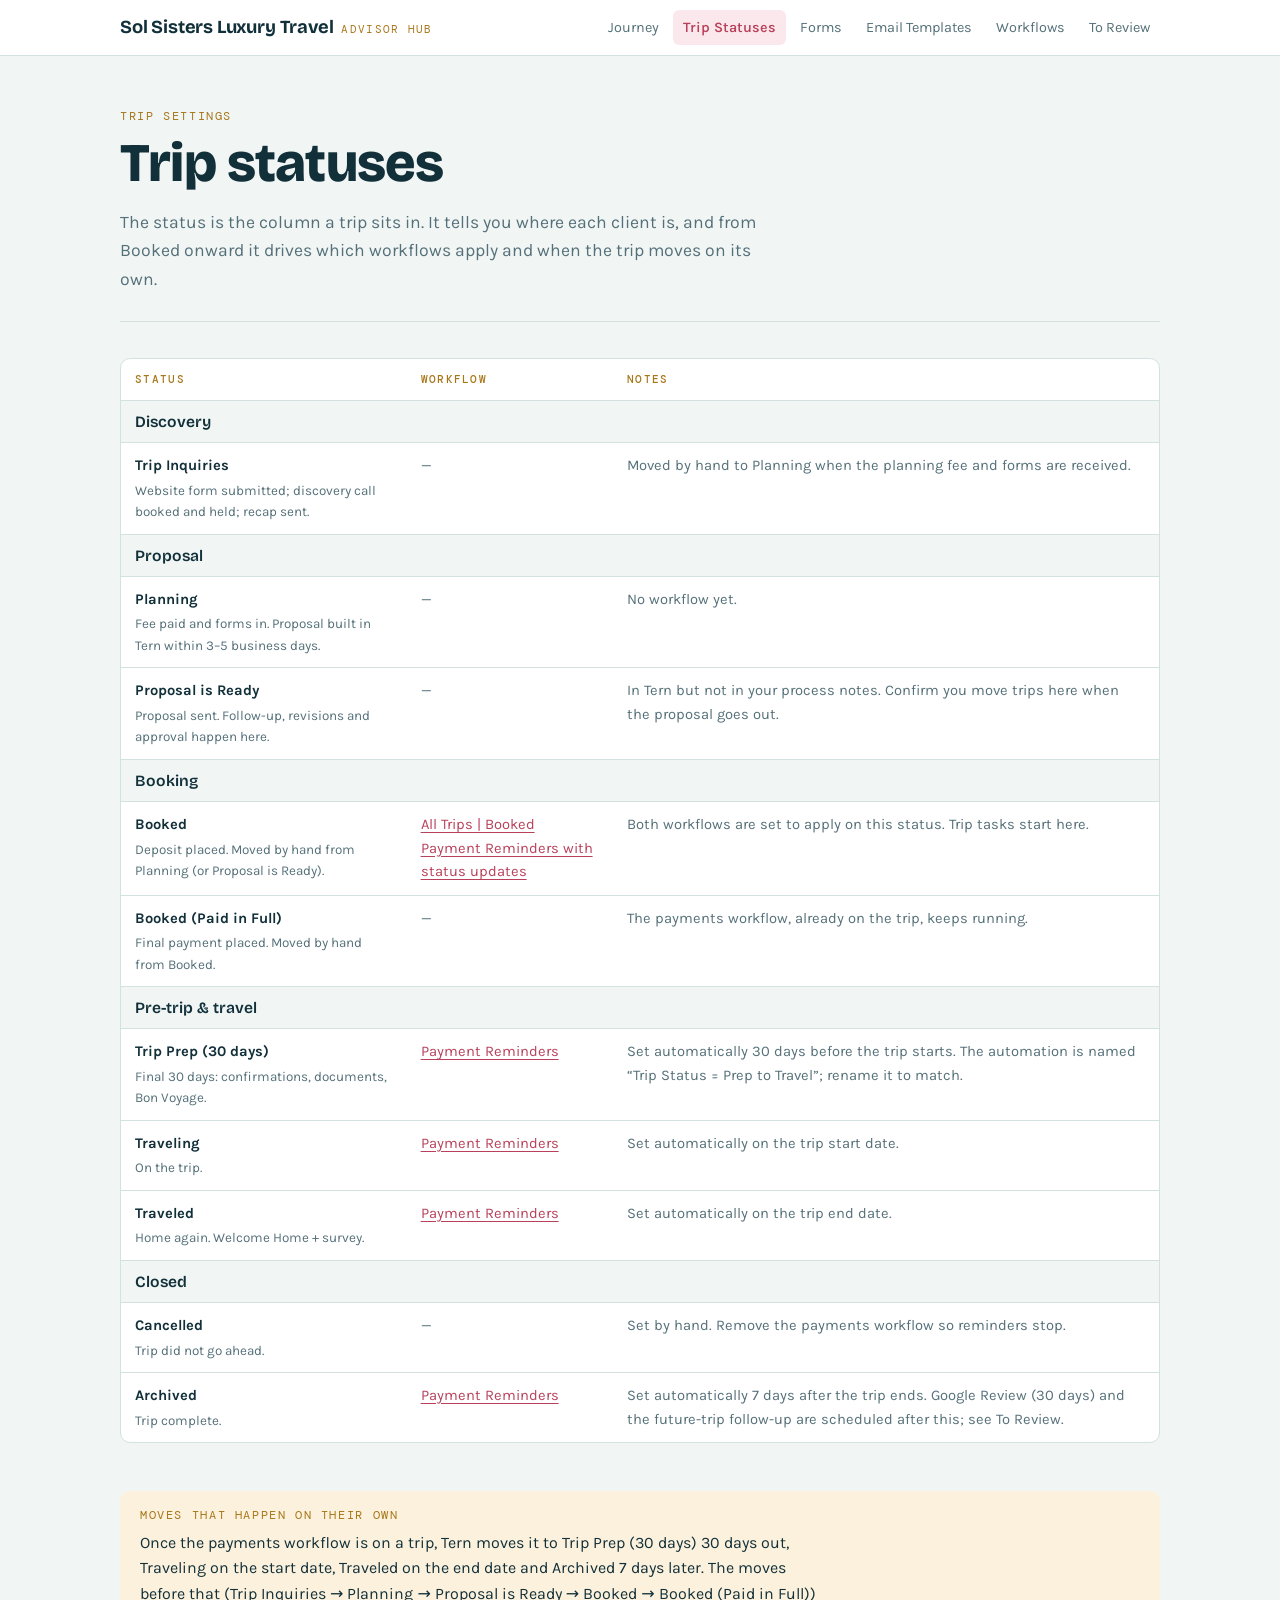
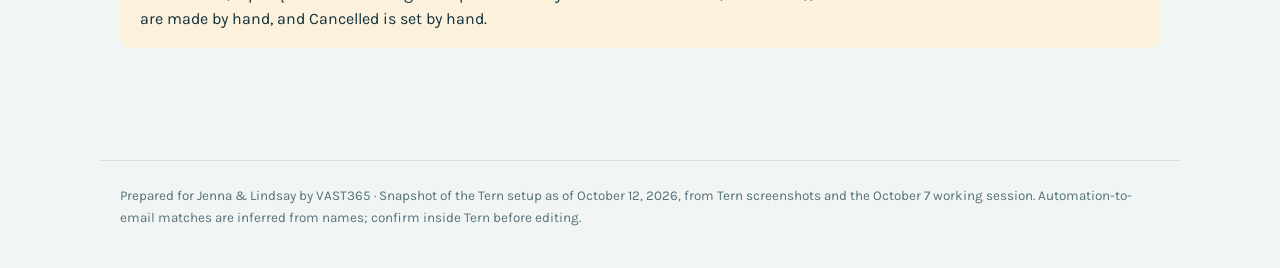
<file: statuses.html>
<!doctype html>
<html lang="en">
<head>
<meta charset="utf-8">
<meta name="viewport" content="width=device-width, initial-scale=1, viewport-fit=cover">
<title>Trip Statuses</title>
<link rel="preconnect" href="https://fonts.googleapis.com"><link rel="preconnect" href="https://fonts.gstatic.com" crossorigin><link rel="stylesheet" href="https://fonts.googleapis.com/css2?family=Bricolage+Grotesque:opsz,wght@12..96,600;12..96,700;12..96,800&family=DM+Mono:wght@400;500&family=Karla:ital,wght@0,400;0,600;0,700;1,400&display=swap"><link rel="stylesheet" href="styles.css">
</head>
<body>
<header class="topbar"><div class="in"><a class="brand" href="index.html">Sol Sisters Luxury Travel<small>Advisor Hub</small></a><nav class="nav" aria-label="Hub pages"><a href="index.html">Journey</a><a href="statuses.html" aria-current="page">Trip Statuses</a><a href="forms.html">Forms</a><a href="emails.html">Email Templates</a><a href="workflows.html">Workflows</a><a href="review.html">To Review</a></nav></div></header>
<main>
<div class="hero"><div class="eyebrow">Trip Settings</div><h1>Trip statuses</h1><p class="lede">The status is the column a trip sits in. It tells you where each client is, and from Booked onward it drives which workflows apply and when the trip moves on its own.</p></div>
<div class="tbl-wrap"><table><thead><tr><th>Status</th><th>Workflow</th><th>Notes</th></tr></thead><tbody><tr class="group"><td colspan="3">Discovery</td></tr><tr><td><b>Trip Inquiries</b><span class="sub">Website form submitted; discovery call booked and held; recap sent.</span></td><td><span class="muted">—</span></td><td class="muted">Moved by hand to Planning when the planning fee and forms are received.</td></tr><tr class="group"><td colspan="3">Proposal</td></tr><tr><td><b>Planning</b><span class="sub">Fee paid and forms in. Proposal built in Tern within 3–5 business days.</span></td><td><span class="muted">—</span></td><td class="muted">No workflow yet.</td></tr><tr><td><b>Proposal is Ready</b><span class="sub">Proposal sent. Follow-up, revisions and approval happen here.</span></td><td><span class="muted">—</span></td><td class="muted">In Tern but not in your process notes. Confirm you move trips here when the proposal goes out.</td></tr><tr class="group"><td colspan="3">Booking</td></tr><tr><td><b>Booked</b><span class="sub">Deposit placed. Moved by hand from Planning (or Proposal is Ready).</span></td><td><a href="workflows.html#booked">All Trips | Booked</a><br><a href="workflows.html#payments">Payment Reminders with status updates</a></td><td class="muted">Both workflows are set to apply on this status. Trip tasks start here.</td></tr><tr><td><b>Booked (Paid in Full)</b><span class="sub">Final payment placed. Moved by hand from Booked.</span></td><td><span class="muted">—</span></td><td class="muted">The payments workflow, already on the trip, keeps running.</td></tr><tr class="group"><td colspan="3">Pre-trip &amp; travel</td></tr><tr><td><b>Trip Prep (30 days)</b><span class="sub">Final 30 days: confirmations, documents, Bon Voyage.</span></td><td><a href="workflows.html#payments">Payment Reminders</a></td><td class="muted">Set automatically 30 days before the trip starts. The automation is named “Trip Status = Prep to Travel”; rename it to match.</td></tr><tr><td><b>Traveling</b><span class="sub">On the trip.</span></td><td><a href="workflows.html#payments">Payment Reminders</a></td><td class="muted">Set automatically on the trip start date.</td></tr><tr><td><b>Traveled</b><span class="sub">Home again. Welcome Home + survey.</span></td><td><a href="workflows.html#payments">Payment Reminders</a></td><td class="muted">Set automatically on the trip end date.</td></tr><tr class="group"><td colspan="3">Closed</td></tr><tr><td><b>Cancelled</b><span class="sub">Trip did not go ahead.</span></td><td><span class="muted">—</span></td><td class="muted">Set by hand. Remove the payments workflow so reminders stop.</td></tr><tr><td><b>Archived</b><span class="sub">Trip complete.</span></td><td><a href="workflows.html#payments">Payment Reminders</a></td><td class="muted">Set automatically 7 days after the trip ends. Google Review (30 days) and the future-trip follow-up are scheduled after this; see To Review.</td></tr></tbody></table></div>
<section class="callout"><div class="eyebrow">Moves that happen on their own</div><p>Once the payments workflow is on a trip, Tern moves it to Trip Prep (30 days) 30 days out, Traveling on the start date, Traveled on the end date and Archived 7 days later. The moves before that (Trip Inquiries → Planning → Proposal is Ready → Booked → Booked (Paid in Full)) are made by hand, and Cancelled is set by hand.</p></section>
</main>
<footer>Prepared for Jenna &amp; Lindsay by VAST365 · Snapshot of the Tern setup as of October 12, 2026, from Tern screenshots and the October 7 working session. Automation-to-email matches are inferred from names; confirm inside Tern before editing.</footer>
</body>
</html>
</file>
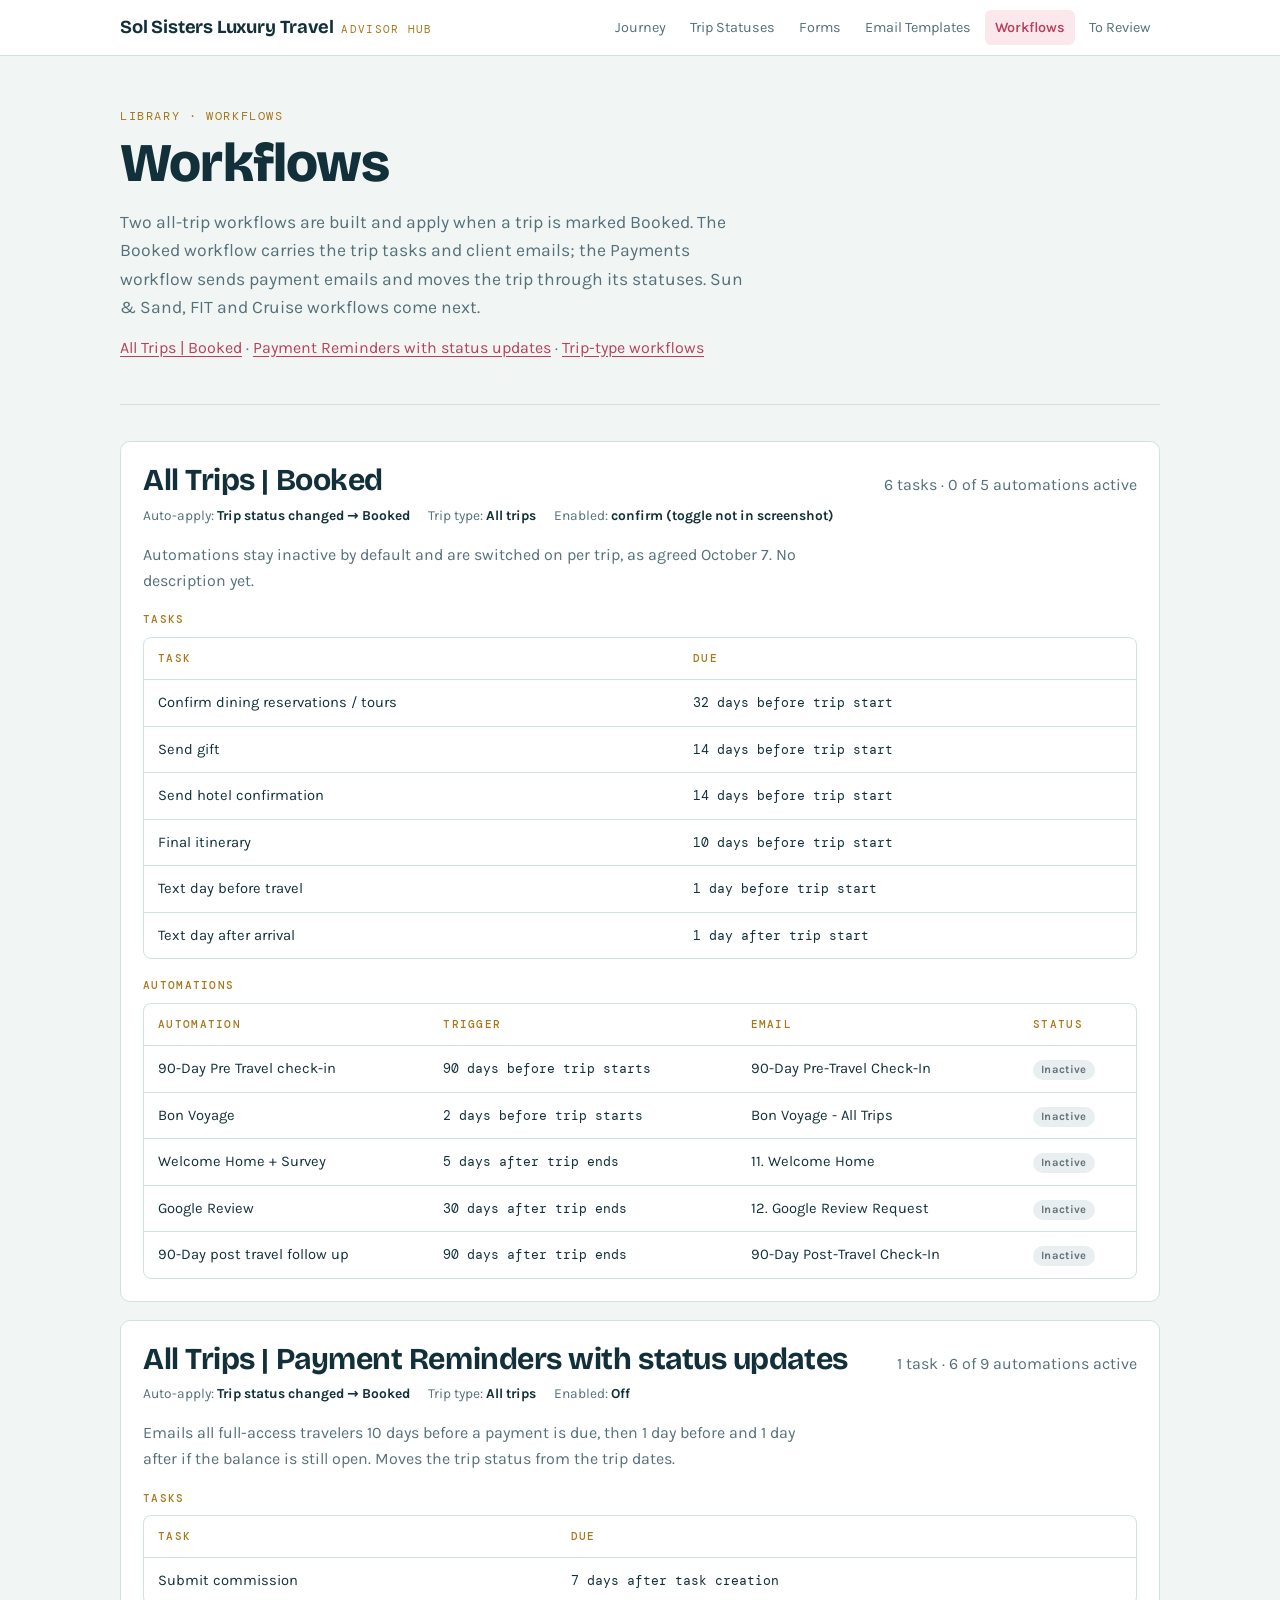
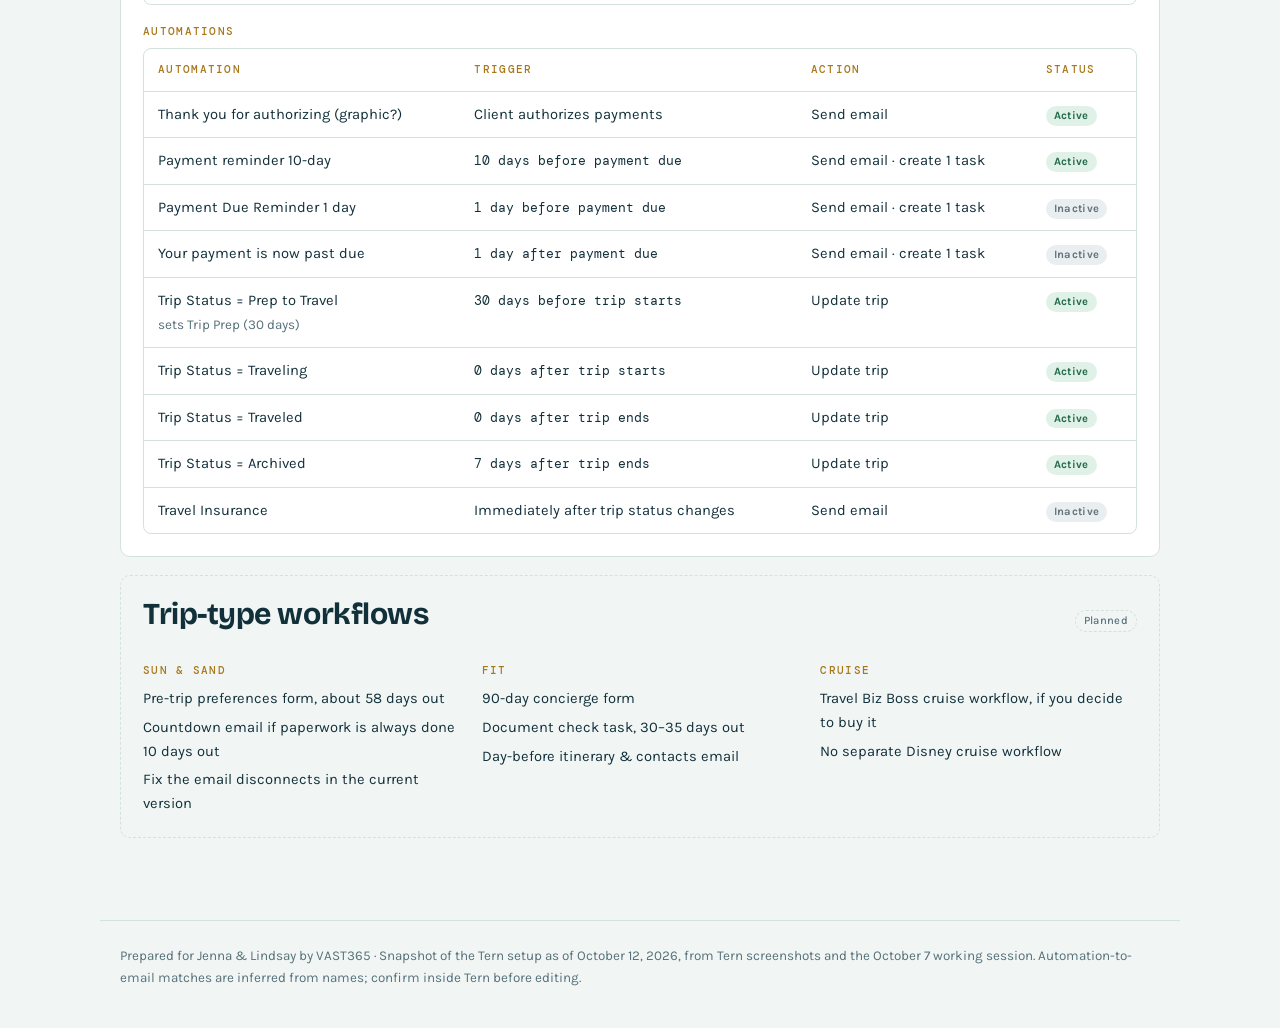
<file: workflows.html>
<!doctype html>
<html lang="en">
<head>
<meta charset="utf-8">
<meta name="viewport" content="width=device-width, initial-scale=1, viewport-fit=cover">
<title>Workflows</title>
<link rel="preconnect" href="https://fonts.googleapis.com"><link rel="preconnect" href="https://fonts.gstatic.com" crossorigin><link rel="stylesheet" href="https://fonts.googleapis.com/css2?family=Bricolage+Grotesque:opsz,wght@12..96,600;12..96,700;12..96,800&family=DM+Mono:wght@400;500&family=Karla:ital,wght@0,400;0,600;0,700;1,400&display=swap"><link rel="stylesheet" href="styles.css">
</head>
<body>
<header class="topbar"><div class="in"><a class="brand" href="index.html">Sol Sisters Luxury Travel<small>Advisor Hub</small></a><nav class="nav" aria-label="Hub pages"><a href="index.html">Journey</a><a href="statuses.html">Trip Statuses</a><a href="forms.html">Forms</a><a href="emails.html">Email Templates</a><a href="workflows.html" aria-current="page">Workflows</a><a href="review.html">To Review</a></nav></div></header>
<main>
<div class="hero"><div class="eyebrow">Library · Workflows</div><h1>Workflows</h1><p class="lede">Two all-trip workflows are built and apply when a trip is marked Booked. The Booked workflow carries the trip tasks and client emails; the Payments workflow sends payment emails and moves the trip through its statuses. Sun &amp; Sand, FIT and Cruise workflows come next.</p><p class="muted" style="margin-top:14px"><a href="#booked">All Trips | Booked</a> · <a href="#payments">Payment Reminders with status updates</a> · <a href="#next">Trip-type workflows</a></p></div>
<article class="wf" id="booked"><div class="wf-head"><h2>All Trips | Booked</h2><span class="muted">6 tasks · 0 of 5 automations active</span></div>
<div class="settings"><span>Auto-apply: <b>Trip status changed → Booked</b></span><span>Trip type: <b>All trips</b></span><span>Enabled: <b>confirm (toggle not in screenshot)</b></span></div>
<p class="muted" style="margin:0">Automations stay inactive by default and are switched on per trip, as agreed October 7. No description yet.</p>
<h4>Tasks</h4><div class="tbl-wrap"><table><thead><tr><th>Task</th><th>Due</th></tr></thead><tbody><tr><td>Confirm dining reservations / tours</td><td><span class="mono">32 days before trip start</span></td></tr><tr><td>Send gift</td><td><span class="mono">14 days before trip start</span></td></tr><tr><td>Send hotel confirmation</td><td><span class="mono">14 days before trip start</span></td></tr><tr><td>Final itinerary</td><td><span class="mono">10 days before trip start</span></td></tr><tr><td>Text day before travel</td><td><span class="mono">1 day before trip start</span></td></tr><tr><td>Text day after arrival</td><td><span class="mono">1 day after trip start</span></td></tr></tbody></table></div><h4>Automations</h4><div class="tbl-wrap"><table><thead><tr><th>Automation</th><th>Trigger</th><th>Email</th><th>Status</th></tr></thead><tbody><tr><td>90-Day Pre Travel check-in</td><td><span class="mono">90 days before trip starts</span></td><td>90-Day Pre-Travel Check-In</td><td><span class="pill off">Inactive</span></td></tr><tr><td>Bon Voyage</td><td><span class="mono">2 days before trip starts</span></td><td>Bon Voyage - All Trips</td><td><span class="pill off">Inactive</span></td></tr><tr><td>Welcome Home + Survey</td><td><span class="mono">5 days after trip ends</span></td><td>11. Welcome Home</td><td><span class="pill off">Inactive</span></td></tr><tr><td>Google Review</td><td><span class="mono">30 days after trip ends</span></td><td>12. Google Review Request</td><td><span class="pill off">Inactive</span></td></tr><tr><td>90-Day post travel follow up</td><td><span class="mono">90 days after trip ends</span></td><td>90-Day Post-Travel Check-In</td><td><span class="pill off">Inactive</span></td></tr></tbody></table></div></article>
<article class="wf" id="payments"><div class="wf-head"><h2>All Trips | Payment Reminders with status updates</h2><span class="muted">1 task · 6 of 9 automations active</span></div>
<div class="settings"><span>Auto-apply: <b>Trip status changed → Booked</b></span><span>Trip type: <b>All trips</b></span><span>Enabled: <b>Off</b></span></div>
<p class="muted" style="margin:0">Emails all full-access travelers 10 days before a payment is due, then 1 day before and 1 day after if the balance is still open. Moves the trip status from the trip dates.</p>
<h4>Tasks</h4><div class="tbl-wrap"><table><thead><tr><th>Task</th><th>Due</th></tr></thead><tbody><tr><td>Submit commission</td><td><span class="mono">7 days after task creation</span></td></tr></tbody></table></div><h4>Automations</h4><div class="tbl-wrap"><table><thead><tr><th>Automation</th><th>Trigger</th><th>Action</th><th>Status</th></tr></thead><tbody><tr><td>Thank you for authorizing (graphic?)</td><td>Client authorizes payments</td><td>Send email</td><td><span class="pill on">Active</span></td></tr><tr><td>Payment reminder 10-day</td><td><span class="mono">10 days before payment due</span></td><td>Send email · create 1 task</td><td><span class="pill on">Active</span></td></tr><tr><td>Payment Due Reminder 1 day</td><td><span class="mono">1 day before payment due</span></td><td>Send email · create 1 task</td><td><span class="pill off">Inactive</span></td></tr><tr><td>Your payment is now past due</td><td><span class="mono">1 day after payment due</span></td><td>Send email · create 1 task</td><td><span class="pill off">Inactive</span></td></tr><tr><td>Trip Status = Prep to Travel <span class="sub">sets Trip Prep (30 days)</span></td><td><span class="mono">30 days before trip starts</span></td><td>Update trip</td><td><span class="pill on">Active</span></td></tr><tr><td>Trip Status = Traveling</td><td><span class="mono">0 days after trip starts</span></td><td>Update trip</td><td><span class="pill on">Active</span></td></tr><tr><td>Trip Status = Traveled</td><td><span class="mono">0 days after trip ends</span></td><td>Update trip</td><td><span class="pill on">Active</span></td></tr><tr><td>Trip Status = Archived</td><td><span class="mono">7 days after trip ends</span></td><td>Update trip</td><td><span class="pill on">Active</span></td></tr><tr><td>Travel Insurance</td><td>Immediately after trip status changes</td><td>Send email</td><td><span class="pill off">Inactive</span></td></tr></tbody></table></div></article>
<article class="wf planned" id="next"><div class="wf-head"><h2>Trip-type workflows</h2><span class="pill plan">Planned</span></div>
<div class="cols" style="margin-top:12px"><div><h4>Sun &amp; Sand</h4><ul><li>Pre-trip preferences form, about 58 days out</li><li>Countdown email if paperwork is always done 10 days out</li><li>Fix the email disconnects in the current version</li></ul></div>
<div><h4>FIT</h4><ul><li>90-day concierge form</li><li>Document check task, 30–35 days out</li><li>Day-before itinerary &amp; contacts email</li></ul></div>
<div><h4>Cruise</h4><ul><li>Travel Biz Boss cruise workflow, if you decide to buy it</li><li>No separate Disney cruise workflow</li></ul></div></div></article>
</main>
<footer>Prepared for Jenna &amp; Lindsay by VAST365 · Snapshot of the Tern setup as of October 12, 2026, from Tern screenshots and the October 7 working session. Automation-to-email matches are inferred from names; confirm inside Tern before editing.</footer>
</body>
</html>
</file>
<file: styles.css>
/* Layout: one 1080px reading column, sticky top nav; the journey runs as Sol Sisters' own 7 phases, and a day-offset rail ("T−90") is the signature device.
   Brand hex values couldn't be read from solsistersluxurytravel.com — these lagoon / hibiscus / sun tokens are placeholders to swap once confirmed. */
:root {
  --bg: #f1f6f5;          /* sea mist */
  --surface: #ffffff;
  --ink: #12303a;         /* lagoon */
  --muted: #557079;
  --line: #d4e1e1;
  --accent: #b8405a;      /* hibiscus */
  --accent-soft: #fbe8ec;
  --sun: #a8771a;         /* sun gold */
  --sun-soft: #fbf1dc;
  --ok: #24694a;  --ok-bg: #e0f1e8;
  --off: #66737a; --off-bg: #e9eef0;
  --warn: #8a5a12; --warn-bg: #f7ecd6;
  --display: "Bricolage Grotesque", "Avenir Next", system-ui, sans-serif;
  --body: "Karla", "Segoe UI", system-ui, sans-serif;
  --mono: "DM Mono", ui-monospace, Menlo, monospace;
}
@media (prefers-color-scheme: dark) {
  :root:not([data-theme="light"]) {
    --bg: #0d1c21; --surface: #14272d; --ink: #e5efef; --muted: #9bb2b7; --line: #25404a;
    --accent: #f08da0; --accent-soft: #3a1f27; --sun: #e3b95c; --sun-soft: #34290f;
    --ok: #8ad3ab; --ok-bg: #1b3328; --off: #a2adb1; --off-bg: #223238; --warn: #e8bf73; --warn-bg: #3a2e18;
    color-scheme: dark;
  }
}
:root[data-theme="dark"] {
  --bg: #0d1c21; --surface: #14272d; --ink: #e5efef; --muted: #9bb2b7; --line: #25404a;
  --accent: #f08da0; --accent-soft: #3a1f27; --sun: #e3b95c; --sun-soft: #34290f;
  --ok: #8ad3ab; --ok-bg: #1b3328; --off: #a2adb1; --off-bg: #223238; --warn: #e8bf73; --warn-bg: #3a2e18;
  color-scheme: dark;
}
* { box-sizing: border-box; }
html { -webkit-text-size-adjust: 100%; }
body { margin: 0; background: var(--bg); color: var(--ink); font: 16px/1.6 var(--body); }
a { color: var(--accent); text-underline-offset: 3px; }
a:focus-visible { outline: 2px solid var(--sun); outline-offset: 3px; border-radius: 3px; }

.topbar { position: sticky; top: env(safe-area-inset-top, 0px); z-index: 10; background: var(--surface); border-bottom: 1px solid var(--line); }
.topbar .in { max-width: 1080px; margin: 0 auto; padding: 10px 20px; display: flex; flex-wrap: wrap; align-items: center; gap: 8px 24px; }
.brand { font-family: var(--display); font-weight: 700; font-size: 1.15rem; letter-spacing: -.01em; color: var(--ink); text-decoration: none; white-space: nowrap; }
.brand small { font-family: var(--mono); font-weight: 400; font-size: .68rem; letter-spacing: .12em; text-transform: uppercase; color: var(--sun); margin-left: 8px; }
.nav { display: flex; gap: 4px; overflow-x: auto; scrollbar-width: none; margin-left: auto; }
.nav a { padding: 6px 10px; border-radius: 6px; color: var(--muted); text-decoration: none; font-size: .9rem; white-space: nowrap; }
.nav a:hover { color: var(--ink); background: var(--bg); }
.nav a[aria-current="page"] { color: var(--accent); background: var(--accent-soft); font-weight: 600; }
@media (max-width: 640px) { .nav { margin-left: 0; width: 100%; } }

main { max-width: 1080px; margin: 0 auto; padding-inline: 20px; padding-block: 8px 64px; }
.hero { padding-block: 44px 28px; border-bottom: 1px solid var(--line); margin-bottom: 36px; }
.eyebrow { font-family: var(--mono); font-size: .72rem; letter-spacing: .14em; text-transform: uppercase; color: var(--sun); }
h1, h2, h3 { font-family: var(--display); font-weight: 700; letter-spacing: -.015em; text-wrap: balance; line-height: 1.1; margin: 0; }
h1 { font-size: clamp(2.1rem, 5.5vw, 3.4rem); font-weight: 800; margin-block: 8px 14px; }
h2 { font-size: clamp(1.45rem, 3vw, 1.9rem); }
h3 { font-size: 1.15rem; font-weight: 600; }
.lede { font-size: 1.1rem; color: var(--muted); max-width: 64ch; margin: 0; }
.quote { font-family: var(--display); font-weight: 600; font-size: 1.2rem; color: var(--accent); margin: 18px 0 0; }
p { max-width: 68ch; }
.muted { color: var(--muted); }
section { margin-block: 48px; }
.sec-head { display: flex; flex-wrap: wrap; align-items: baseline; justify-content: space-between; gap: 6px 16px; margin-bottom: 18px; }
.sec-head p { margin: 4px 0 0; color: var(--muted); }

/* page index cards */
.pages { display: grid; grid-template-columns: repeat(auto-fit, minmax(170px, 1fr)); gap: 12px; }
.pages a { display: grid; gap: 4px; padding: 16px 18px; background: var(--surface); border: 1px solid var(--line); border-radius: 10px; text-decoration: none; color: var(--ink); }
.pages a:hover { border-color: var(--accent); }
.pages b { font-family: var(--display); font-weight: 600; font-size: 1.1rem; }
.pages span { color: var(--muted); font-size: .88rem; }
.pages em { font-style: normal; font-family: var(--mono); font-size: .78rem; color: var(--sun); }

/* phases */
.act { display: grid; grid-template-columns: 200px minmax(0,1fr); gap: 28px; padding-block: 28px; border-top: 1px solid var(--line); }
.act-label .n { font-family: var(--mono); font-size: .75rem; color: var(--sun); letter-spacing: .1em; }
.act-label h2 { margin-block: 6px 8px; }
.act-label p { margin: 0; color: var(--muted); font-size: .9rem; }
@media (max-width: 760px) { .act { grid-template-columns: 1fr; gap: 14px; } }
.stages { display: grid; gap: 14px; min-width: 0; }

.stage { background: var(--surface); border: 1px solid var(--line); border-radius: 10px; padding: 18px 20px; min-width: 0; }
.stage-top { display: flex; flex-wrap: wrap; gap: 6px 12px; align-items: baseline; margin-bottom: 8px; }
.code { font-family: var(--mono); font-size: .76rem; color: var(--accent); background: var(--accent-soft); padding: 2px 8px; border-radius: 4px; white-space: nowrap; }
.stage h3 { flex: 1 1 240px; }
.client { margin: 0 0 12px; color: var(--muted); }
.cols { display: grid; grid-template-columns: repeat(auto-fit, minmax(210px, 1fr)); gap: 12px 22px; }
.cols h4 { margin: 0 0 6px; font-family: var(--mono); font-size: .68rem; letter-spacing: .12em; text-transform: uppercase; color: var(--sun); font-weight: 500; }
.cols ul { margin: 0; padding: 0; list-style: none; display: grid; gap: 5px; font-size: .92rem; }
.cols li { display: flex; gap: 8px; align-items: baseline; flex-wrap: wrap; }
.wf-link { margin: 12px 0 0; font-size: .86rem; color: var(--muted); }

/* pills */
.pill { display: inline-block; font-family: var(--body); font-size: .7rem; font-weight: 700; letter-spacing: .03em; padding: 1px 8px; border-radius: 999px; white-space: nowrap; line-height: 1.6; }
.pill.on { color: var(--ok); background: var(--ok-bg); }
.pill.off { color: var(--off); background: var(--off-bg); }
.pill.auto { color: var(--accent); background: var(--accent-soft); }
.pill.man { color: var(--warn); background: var(--warn-bg); }
.pill.new { color: var(--sun); background: var(--sun-soft); }
.pill.plan { color: var(--muted); background: transparent; border: 1px dashed var(--line); font-weight: 500; }
.pill.type { color: var(--muted); background: var(--bg); border: 1px solid var(--line); font-weight: 500; }

/* day rail */
.rail { list-style: none; margin: 0; padding: 0; position: relative; }
.rail::before { content: ""; position: absolute; left: 76px; top: 8px; bottom: 8px; width: 1px; background: var(--line); }
.rail li { display: grid; grid-template-columns: 64px minmax(0,1fr); gap: 25px; padding-block: 7px; position: relative; }
.rail li::after { content: ""; position: absolute; left: 72px; top: 15px; width: 9px; height: 9px; border-radius: 50%; background: var(--surface); border: 2px solid var(--sun); }
.rail li.dep::after, .rail li.ret::after { background: var(--accent); border-color: var(--accent); }
.rail .t { font-family: var(--mono); font-size: .82rem; color: var(--accent); text-align: right; font-variant-numeric: tabular-nums; padding-top: 2px; }
.rail .what { display: flex; flex-wrap: wrap; gap: 4px 10px; align-items: baseline; }
.rail .what small { color: var(--muted); width: 100%; }

/* tables */
.tbl-wrap { overflow-x: auto; background: var(--surface); border: 1px solid var(--line); border-radius: 10px; }
table { border-collapse: collapse; width: 100%; font-size: .92rem; }
th { text-align: left; font-family: var(--mono); font-size: .68rem; letter-spacing: .12em; text-transform: uppercase; color: var(--sun); font-weight: 500; padding: 12px 14px; border-bottom: 1px solid var(--line); white-space: nowrap; }
td { padding: 11px 14px; border-bottom: 1px solid var(--line); vertical-align: top; }
tr:last-child td { border-bottom: 0; }
.mono { font-family: var(--mono); font-size: .8rem; font-variant-numeric: tabular-nums; }
td .sub { display: block; color: var(--muted); font-size: .84rem; margin-top: 2px; }
tr.group td { background: var(--bg); font-family: var(--display); font-weight: 600; font-size: .98rem; color: var(--ink); padding-block: 8px; }

/* workflow blocks */
.wf { background: var(--surface); border: 1px solid var(--line); border-radius: 10px; padding: 22px; margin-block: 18px; }
.wf-head { display: flex; flex-wrap: wrap; justify-content: space-between; gap: 10px 20px; align-items: baseline; margin-bottom: 6px; }
.settings { display: flex; flex-wrap: wrap; gap: 6px 18px; font-size: .86rem; color: var(--muted); margin-block: 6px 16px; }
.settings b { color: var(--ink); font-weight: 700; }
.wf h4 { font-family: var(--mono); font-size: .68rem; letter-spacing: .12em; text-transform: uppercase; color: var(--sun); margin: 18px 0 8px; font-weight: 500; }
.wf .tbl-wrap { border-radius: 8px; }
.wf.planned { background: transparent; border-style: dashed; }

/* review notes */
.notes { display: grid; gap: 10px; counter-reset: n; }
.note { display: grid; grid-template-columns: 30px minmax(0,1fr); gap: 12px; background: var(--surface); border: 1px solid var(--line); border-radius: 10px; padding: 14px 16px; }
.note::before { counter-increment: n; content: counter(n); font-family: var(--mono); font-size: .8rem; color: var(--accent); background: var(--accent-soft); border-radius: 50%; width: 26px; height: 26px; display: grid; place-items: center; }
.note b { display: block; }
.note p { margin: 2px 0 0; color: var(--muted); font-size: .92rem; }
.note .where { font-family: var(--mono); font-size: .74rem; color: var(--sun); }

.legend { display: flex; flex-wrap: wrap; gap: 8px 14px; font-size: .84rem; color: var(--muted); align-items: center; }
.callout { background: var(--sun-soft); border-radius: 10px; padding: 16px 20px; }
.callout p { margin: 4px 0 0; }
.callout.pink { background: var(--accent-soft); }
footer { max-width: 1080px; margin: 0 auto; padding-inline: 20px; padding-block: 24px 40px; border-top: 1px solid var(--line); color: var(--muted); font-size: .84rem; }
@media (prefers-reduced-motion: reduce) { * { transition: none !important; animation: none !important; } }
</file>
